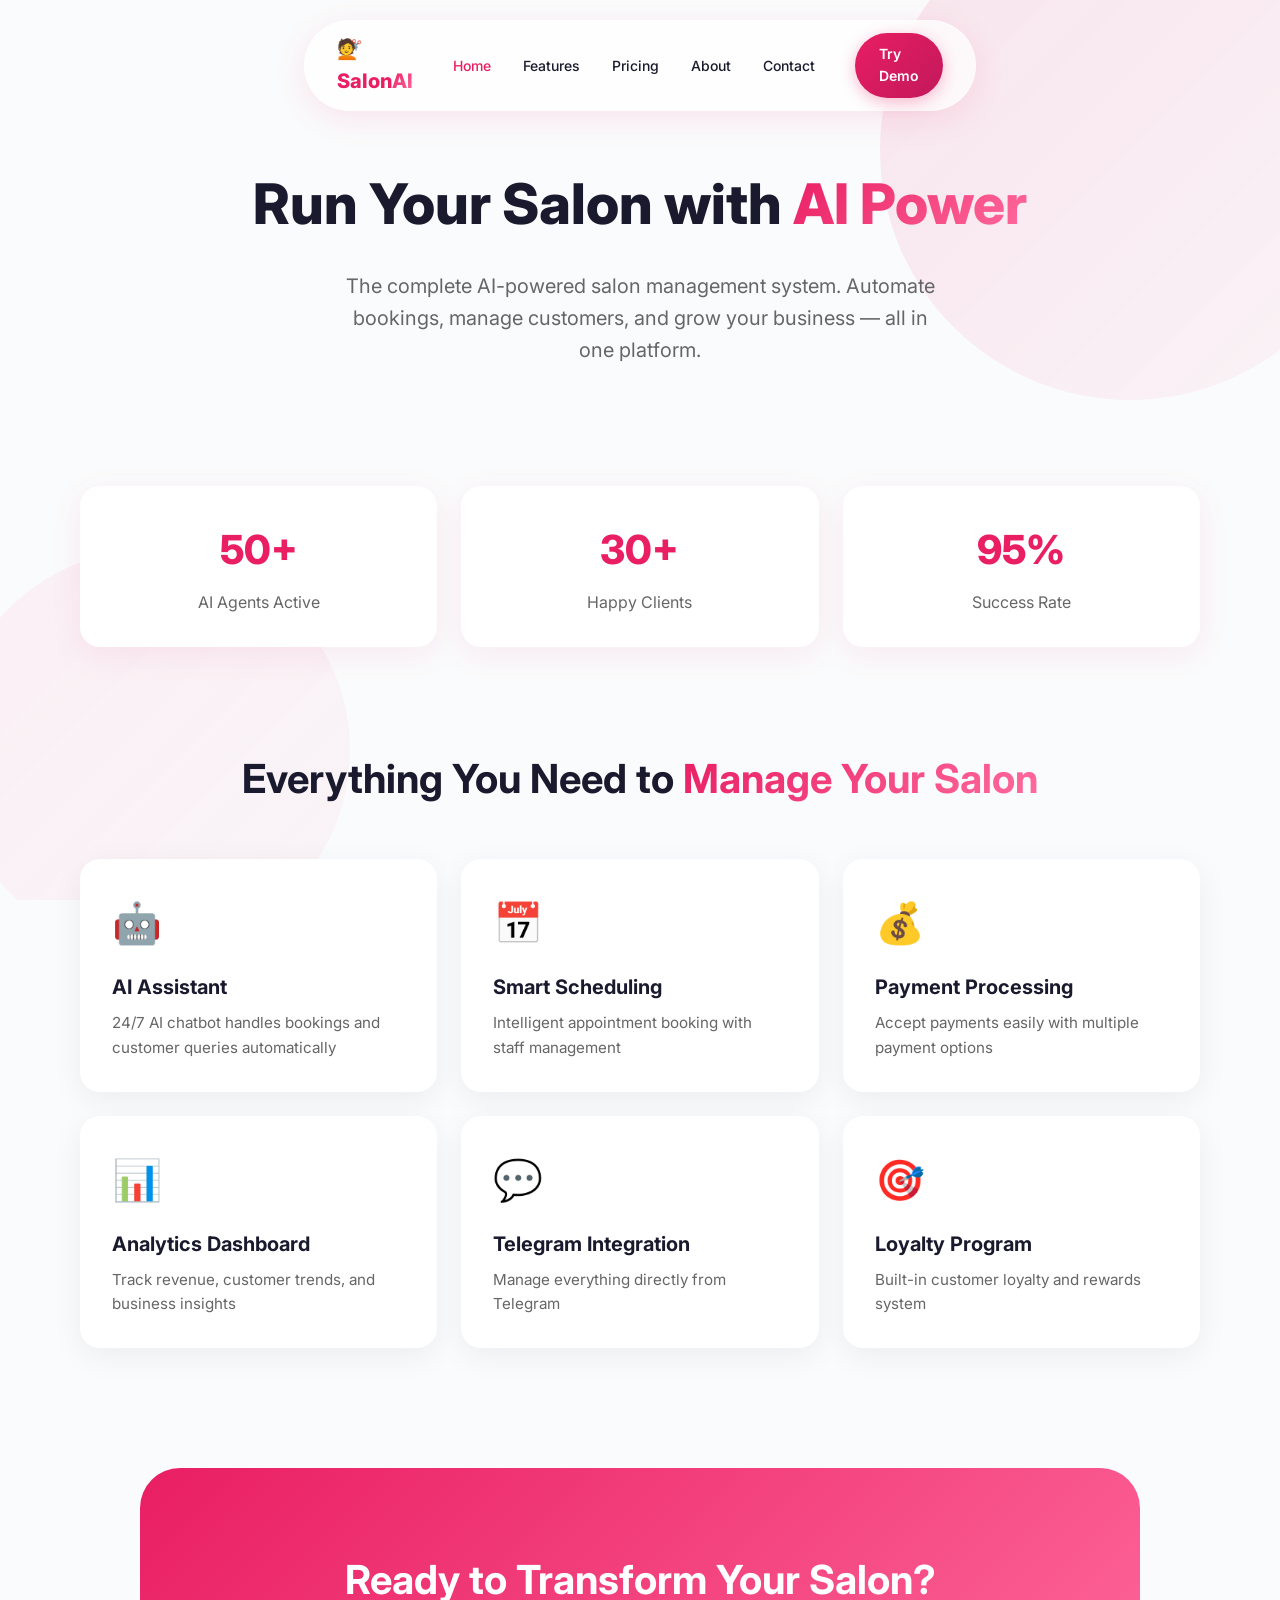
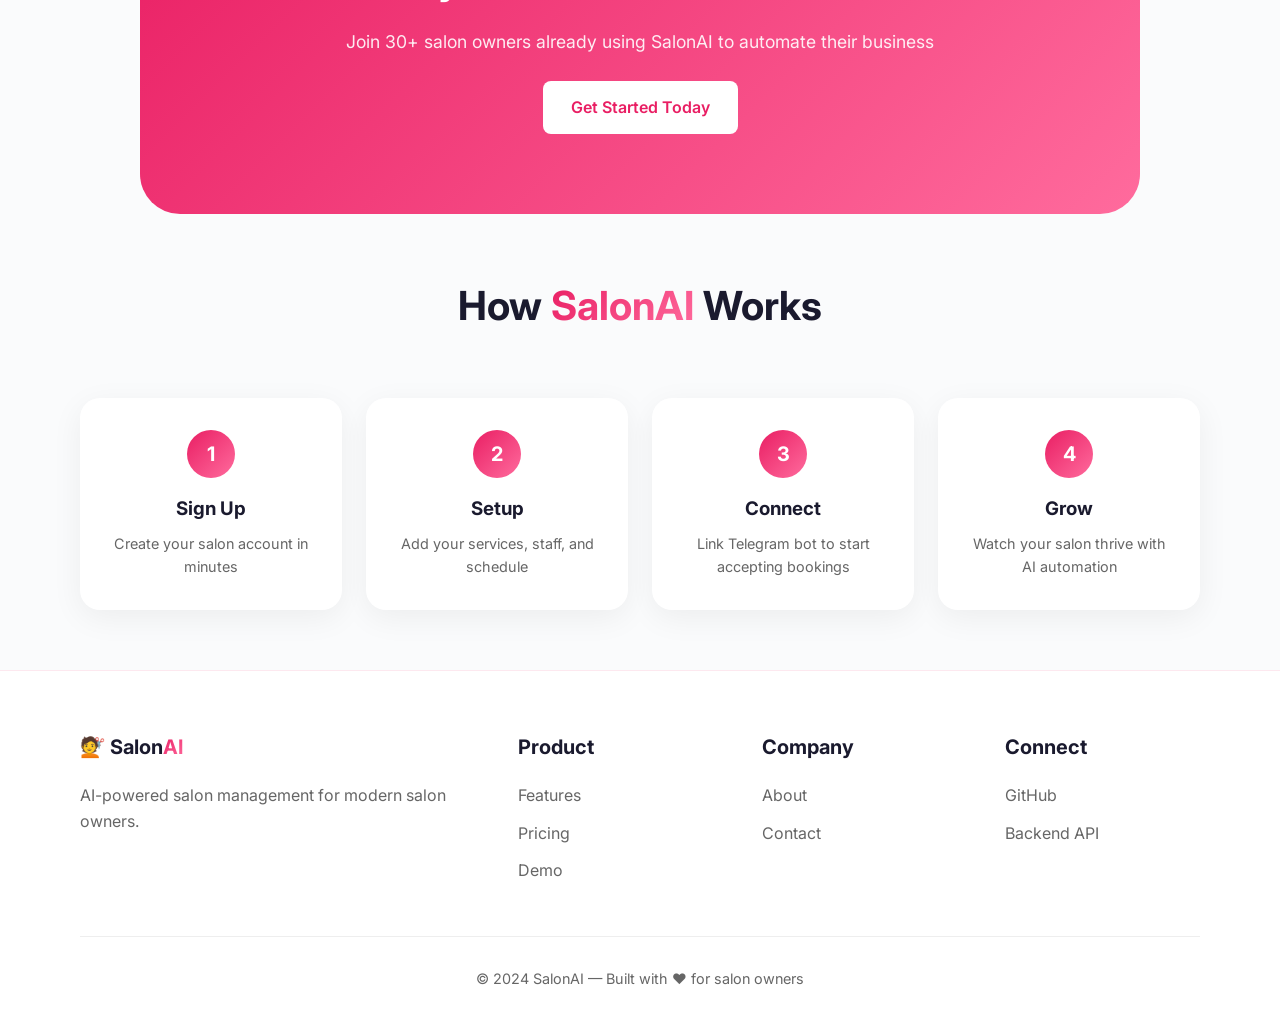
<file: public/index.html>
<!DOCTYPE html>
<html lang="en">
<head>
    <meta charset="UTF-8">
    <meta name="viewport" content="width=device-width, initial-scale=1.0">
    <title>SalonAI - AI-Powered Salon Management</title>
    <link href="https://fonts.googleapis.com/css2?family=Inter:wght@300;400;500;600;700;800&display=swap" rel="stylesheet">
    <style>
        :root {
            --primary: #E91E63;
            --primary-light: #F48FB1;
            --primary-dark: #C2185B;
            --accent: #FF6B9D;
            --bg: #fafbfc;
            --glass-bg: rgba(255, 255, 255, 0.7);
            --glass-border: rgba(255, 255, 255, 0.3);
            --text: #1a1a2e;
            --text-light: #666;
        }
        * { margin: 0; padding: 0; box-sizing: border-box; }
        body { font-family: 'Inter', sans-serif; background: var(--bg); color: var(--text); line-height: 1.6; }
        
        /* Animated Background */
        .bg-animation { position: fixed; top: 0; left: 0; width: 100%; height: 100%; z-index: -1; overflow: hidden; }
        .bg-animation::before {
            content: '';
            position: absolute;
            width: 500px; height: 500px;
            background: linear-gradient(135deg, rgba(233, 30, 99, 0.1), rgba(255, 107, 157, 0.05));
            border-radius: 50%;
            top: -100px; right: -100px;
            animation: float 15s ease-in-out infinite;
        }
        .bg-animation::after {
            content: '';
            position: absolute;
            width: 400px; height: 400px;
            background: linear-gradient(135deg, rgba(255, 107, 157, 0.08), rgba(233, 30, 99, 0.03));
            border-radius: 50%;
            bottom: -50px; left: -50px;
            animation: float 12s ease-in-out infinite reverse;
        }
        @keyframes float {
            0%, 100% { transform: translate(0, 0) scale(1); }
            50% { transform: translate(30px, 30px) scale(1.1); }
        }

        /* Navigation */
        nav {
            position: fixed;
            top: 20px; left: 50%; transform: translateX(-50%);
            background: var(--glass-bg);
            backdrop-filter: blur(20px);
            -webkit-backdrop-filter: blur(20px);
            border: 1px solid var(--glass-border);
            border-radius: 100px;
            padding: 12px 32px;
            display: flex; align-items: center; gap: 40px;
            z-index: 1000;
            box-shadow: 0 8px 32px rgba(233, 30, 99, 0.1);
        }
        .logo { font-weight: 800; font-size: 20px; color: var(--primary); text-decoration: none; }
        .logo span { background: linear-gradient(135deg, var(--primary), var(--accent)); -webkit-background-clip: text; -webkit-text-fill-color: transparent; }
        .nav-links { display: flex; gap: 32px; list-style: none; }
        .nav-links a { text-decoration: none; color: var(--text); font-weight: 500; font-size: 14px; transition: color 0.3s; }
        .nav-links a:hover, .nav-links a.active { color: var(--primary); }
        .nav-cta {
            background: linear-gradient(135deg, var(--primary), var(--primary-dark));
            color: white; padding: 10px 24px; border-radius: 100px;
            text-decoration: none; font-weight: 600; font-size: 14px;
            box-shadow: 0 4px 15px rgba(233, 30, 99, 0.3);
        }

        /* Container */
        .container { max-width: 1200px; margin: 0 auto; padding: 0 40px; }
        
        /* Hero */
        .page-header { padding: 160px 40px 80px; text-align: center; }
        .page-header h1 { font-size: 3.5rem; font-weight: 800; margin-bottom: 20px; }
        .page-header h1 span { background: linear-gradient(135deg, var(--primary), var(--accent)); -webkit-background-clip: text; -webkit-text-fill-color: transparent; }
        .page-header p { font-size: 1.25rem; color: var(--text-light); max-width: 600px; margin: 0 auto; }

        /* Buttons */
        .btn {
            display: inline-block; padding: 14px 28px; border-radius: 8px;
            text-decoration: none; font-weight: 600; transition: all 0.3s;
        }
        .btn-primary {
            background: linear-gradient(135deg, var(--primary), var(--primary-dark));
            color: white; box-shadow: 0 4px 15px rgba(233, 30, 99, 0.3);
        }
        .btn-primary:hover { transform: translateY(-2px); box-shadow: 0 8px 25px rgba(233, 30, 99, 0.4); }
        .btn-secondary { background: white; color: var(--primary); border: 2px solid var(--primary); }
        .btn-secondary:hover { background: var(--primary); color: white; }

        /* Stats */
        .stats-grid { display: grid; grid-template-columns: repeat(3, 1fr); gap: 24px; margin: 40px 0; }
        .stat-card { background: white; padding: 32px; border-radius: 20px; text-align: center; box-shadow: 0 8px 32px rgba(233, 30, 99, 0.08); }
        .stat-card h3 { font-size: 2.5rem; font-weight: 800; color: var(--primary); margin-bottom: 8px; }
        .stat-card p { color: var(--text-light); }

        /* Features Grid */
        .features-section { padding: 60px 0; }
        .section-title { text-align: center; font-size: 2.5rem; font-weight: 700; margin-bottom: 48px; }
        .section-title span { background: linear-gradient(135deg, var(--primary), var(--accent)); -webkit-background-clip: text; -webkit-text-fill-color: transparent; }
        .features-grid { display: grid; grid-template-columns: repeat(3, 1fr); gap: 24px; }
        .feature-card { background: white; padding: 32px; border-radius: 20px; box-shadow: 0 8px 32px rgba(0,0,0,0.06); transition: transform 0.3s, box-shadow 0.3s; }
        .feature-card:hover { transform: translateY(-8px); box-shadow: 0 16px 48px rgba(233, 30, 99, 0.15); }
        .feature-icon { font-size: 2.5rem; margin-bottom: 16px; }
        .feature-card h3 { font-size: 1.25rem; font-weight: 700; margin-bottom: 8px; }
        .feature-card p { color: var(--text-light); font-size: 0.95rem; }

        /* CTA Section */
        .cta-section { padding: 80px 40px; background: linear-gradient(135deg, var(--primary), var(--accent)); text-align: center; border-radius: 40px; margin: 60px auto; max-width: 1000px; }
        .cta-section h2 { color: white; font-size: 2.5rem; margin-bottom: 16px; }
        .cta-section p { color: rgba(255,255,255,0.9); font-size: 1.1rem; margin-bottom: 24px; }
        .cta-section .btn-white { background: white; color: var(--primary); }

        /* Steps */
        .steps-grid { display: grid; grid-template-columns: repeat(4, 1fr); gap: 24px; margin: 60px 0; }
        .step-card { background: white; padding: 32px; border-radius: 20px; text-align: center; box-shadow: 0 8px 32px rgba(0,0,0,0.06); }
        .step-number { width: 48px; height: 48px; background: linear-gradient(135deg, var(--primary), var(--accent)); color: white; border-radius: 50%; display: flex; align-items: center; justify-content: center; font-size: 1.25rem; font-weight: 700; margin: 0 auto 16px; }
        .step-card h3 { margin-bottom: 8px; }
        .step-card p { color: var(--text-light); font-size: 0.9rem; }

        /* Footer */
        footer { padding: 60px 40px 30px; background: white; border-top: 1px solid rgba(233, 30, 99, 0.1); }
        .footer-grid { display: grid; grid-template-columns: 2fr 1fr 1fr 1fr; gap: 48px; margin-bottom: 40px; }
        .footer-col h4 { font-size: 1.25rem; font-weight: 700; margin-bottom: 20px; }
        .footer-col h4 span { background: linear-gradient(135deg, var(--primary), var(--accent)); -webkit-background-clip: text; -webkit-text-fill-color: transparent; }
        .footer-col p { color: var(--text-light); margin-bottom: 12px; }
        .footer-col a { display: block; color: var(--text-light); text-decoration: none; margin-bottom: 12px; transition: color 0.3s; }
        .footer-col a:hover { color: var(--primary); }
        .footer-bottom { border-top: 1px solid #eee; padding-top: 30px; text-align: center; }
        .footer-bottom p { color: var(--text-light); font-size: 0.9rem; }

        /* Responsive */
        @media (max-width: 768px) {
            nav { width: calc(100% - 32px); padding: 12px 20px; gap: 16px; }
            .nav-links { display: none; }
            .page-header h1 { font-size: 2.25rem; }
            .stats-grid, .features-grid, .steps-grid { grid-template-columns: 1fr; }
            .footer-grid { grid-template-columns: 1fr; }
            .container { padding: 0 20px; }
        }
    </style>
</head>
<body>
    <div class="bg-animation"></div>

    <nav>
        <a href="index.html" class="logo">💇 Salon<span>AI</span></a>
        <ul class="nav-links">
            <li><a href="index.html" class="active">Home</a></li>
            <li><a href="features.html">Features</a></li>
            <li><a href="pricing.html">Pricing</a></li>
            <li><a href="about.html">About</a></li>
            <li><a href="contact.html">Contact</a></li>
        </ul>
        <a href="./demo.html" class="nav-cta">Try Demo</a>
    </nav>

    <div class="container">
        <div class="page-header">
            <h1>Run Your Salon with <span>AI Power</span></h1>
            <p>The complete AI-powered salon management system. Automate bookings, manage customers, and grow your business — all in one platform.</p>
        </div>

        <div class="stats-grid">
            <div class="stat-card">
                <h3>50+</h3>
                <p>AI Agents Active</p>
            </div>
            <div class="stat-card">
                <h3>30+</h3>
                <p>Happy Clients</p>
            </div>
            <div class="stat-card">
                <h3>95%</h3>
                <p>Success Rate</p>
            </div>
        </div>

        <div class="features-section">
            <h2 class="section-title">Everything You Need to <span>Manage Your Salon</span></h2>
            <div class="features-grid">
                <div class="feature-card">
                    <div class="feature-icon">🤖</div>
                    <h3>AI Assistant</h3>
                    <p>24/7 AI chatbot handles bookings and customer queries automatically</p>
                </div>
                <div class="feature-card">
                    <div class="feature-icon">📅</div>
                    <h3>Smart Scheduling</h3>
                    <p>Intelligent appointment booking with staff management</p>
                </div>
                <div class="feature-card">
                    <div class="feature-icon">💰</div>
                    <h3>Payment Processing</h3>
                    <p>Accept payments easily with multiple payment options</p>
                </div>
                <div class="feature-card">
                    <div class="feature-icon">📊</div>
                    <h3>Analytics Dashboard</h3>
                    <p>Track revenue, customer trends, and business insights</p>
                </div>
                <div class="feature-card">
                    <div class="feature-icon">💬</div>
                    <h3>Telegram Integration</h3>
                    <p>Manage everything directly from Telegram</p>
                </div>
                <div class="feature-card">
                    <div class="feature-icon">🎯</div>
                    <h3>Loyalty Program</h3>
                    <p>Built-in customer loyalty and rewards system</p>
                </div>
            </div>
        </div>

        <div class="cta-section">
            <h2>Ready to Transform Your Salon?</h2>
            <p>Join 30+ salon owners already using SalonAI to automate their business</p>
            <a href="./contact.html" class="btn btn-white">Get Started Today</a>
        </div>

        <h2 class="section-title">How <span>SalonAI</span> Works</h2>
        <div class="steps-grid">
            <div class="step-card">
                <div class="step-number">1</div>
                <h3>Sign Up</h3>
                <p>Create your salon account in minutes</p>
            </div>
            <div class="step-card">
                <div class="step-number">2</div>
                <h3>Setup</h3>
                <p>Add your services, staff, and schedule</p>
            </div>
            <div class="step-card">
                <div class="step-number">3</div>
                <h3>Connect</h3>
                <p>Link Telegram bot to start accepting bookings</p>
            </div>
            <div class="step-card">
                <div class="step-number">4</div>
                <h3>Grow</h3>
                <p>Watch your salon thrive with AI automation</p>
            </div>
        </div>
    </div>

    <footer>
        <div class="container">
            <div class="footer-grid">
                <div class="footer-col">
                    <h4>💇 Salon<span>AI</span></h4>
                    <p>AI-powered salon management for modern salon owners.</p>
                </div>
                <div class="footer-col">
                    <h4>Product</h4>
                    <a href="features.html">Features</a>
                    <a href="pricing.html">Pricing</a>
                    <a href="demo.html">Demo</a>
                </div>
                <div class="footer-col">
                    <h4>Company</h4>
                    <a href="about.html">About</a>
                    <a href="contact.html">Contact</a>
                </div>
                <div class="footer-col">
                    <h4>Connect</h4>
                    <a href="https://github.com/YasirAhmedGHauri/salonai-website">GitHub</a>
                    <a href="https://github.com/YasirAhmedGHauri/salonai-backend">Backend API</a>
                </div>
            </div>
            <div class="footer-bottom">
                <p>© 2024 SalonAI — Built with ❤️ for salon owners</p>
            </div>
        </div>
    </footer>
</body>
</html>
</file>
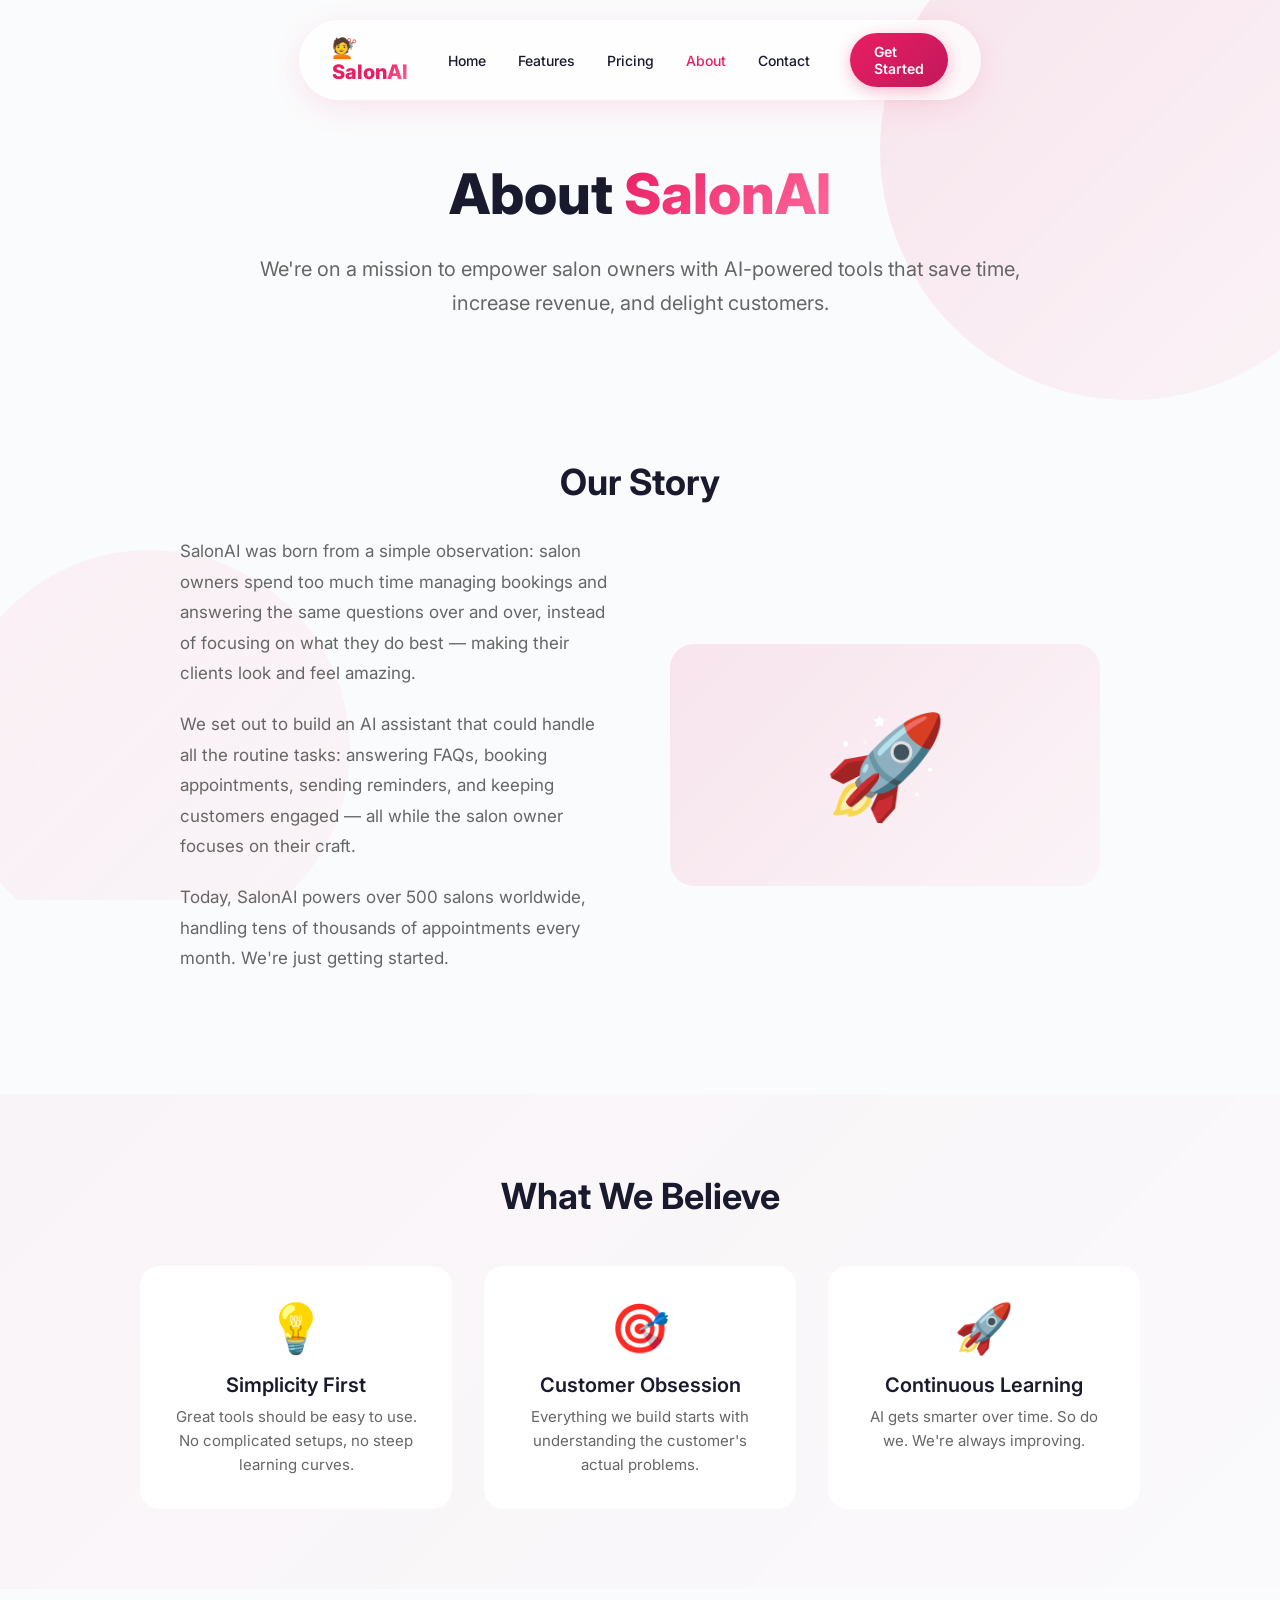
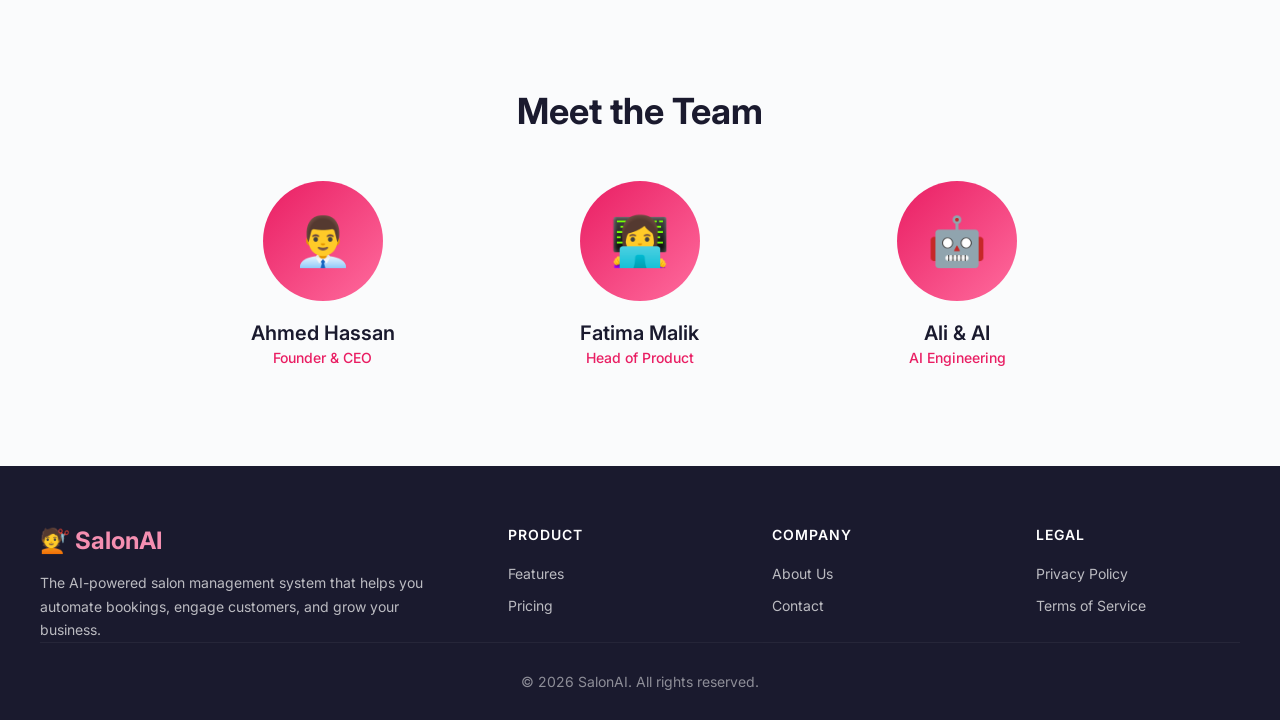
<file: public/about.html>
<!DOCTYPE html>
<html lang="en">
<head>
    <meta charset="UTF-8">
    <meta name="viewport" content="width=device-width, initial-scale=1.0">
    <title>About Us - SalonAI</title>
    <link href="https://fonts.googleapis.com/css2?family=Inter:wght@300;400;500;600;700;800&display=swap" rel="stylesheet">
    <style>
        * { margin: 0; padding: 0; box-sizing: border-box; }
        :root {
            --primary: #E91E63;
            --primary-light: #F48FB1;
            --primary-dark: #C2185B;
            --accent: #FF6B9D;
            --bg: #fafbfc;
            --glass-bg: rgba(255, 255, 255, 0.7);
            --glass-border: rgba(255, 255, 255, 0.3);
            --text: #1a1a2e;
            --text-light: #666;
        }
        body { font-family: 'Inter', sans-serif; background: var(--bg); color: var(--text); }
        .bg-animation { position: fixed; top: 0; left: 0; width: 100%; height: 100%; z-index: -1; overflow: hidden; }
        .bg-animation::before { content: ''; position: absolute; width: 500px; height: 500px; background: linear-gradient(135deg, rgba(233, 30, 99, 0.1), rgba(255, 107, 157, 0.05)); border-radius: 50%; top: -100px; right: -100px; animation: float 15s ease-in-out infinite; }
        .bg-animation::after { content: ''; position: absolute; width: 400px; height: 400px; background: linear-gradient(135deg, rgba(255, 107, 157, 0.08), rgba(233, 30, 99, 0.03)); border-radius: 50%; bottom: -50px; left: -50px; animation: float 12s ease-in-out infinite reverse; }
        @keyframes float { 0%, 100% { transform: translate(0, 0) scale(1); } 50% { transform: translate(30px, 30px) scale(1.1); } }
        nav { position: fixed; top: 20px; left: 50%; transform: translateX(-50%); background: var(--glass-bg); backdrop-filter: blur(20px); -webkit-backdrop-filter: blur(20px); border: 1px solid var(--glass-border); border-radius: 100px; padding: 12px 32px; display: flex; align-items: center; gap: 40px; z-index: 1000; box-shadow: 0 8px 32px rgba(233, 30, 99, 0.1); }
        .logo { font-weight: 800; font-size: 20px; color: var(--primary); text-decoration: none; }
        .logo span { background: linear-gradient(135deg, var(--primary), var(--accent)); -webkit-background-clip: text; -webkit-text-fill-color: transparent; }
        .nav-links { display: flex; gap: 32px; list-style: none; }
        .nav-links a { text-decoration: none; color: var(--text); font-weight: 500; font-size: 14px; transition: color 0.3s; }
        .nav-links a:hover, .nav-links a.active { color: var(--primary); }
        .nav-cta { background: linear-gradient(135deg, var(--primary), var(--primary-dark)); color: white; padding: 10px 24px; border-radius: 100px; text-decoration: none; font-weight: 600; font-size: 14px; box-shadow: 0 4px 15px rgba(233, 30, 99, 0.3); }
        .page-header { padding: 160px 40px 80px; text-align: center; max-width: 900px; margin: 0 auto; }
        .page-header h1 { font-size: 56px; font-weight: 800; margin-bottom: 24px; }
        .page-header h1 span { background: linear-gradient(135deg, var(--primary), var(--accent)); -webkit-background-clip: text; -webkit-text-fill-color: transparent; }
        .page-header p { font-size: 20px; color: var(--text-light); line-height: 1.7; }
        .story-section { padding: 60px 40px 100px; max-width: 1000px; margin: 0 auto; }
        .story-section h2 { font-size: 36px; font-weight: 700; margin-bottom: 32px; text-align: center; }
        .story-content { display: grid; grid-template-columns: 1fr 1fr; gap: 60px; align-items: center; }
        .story-text p { font-size: 17px; color: var(--text-light); line-height: 1.8; margin-bottom: 20px; }
        .story-visual { background: linear-gradient(135deg, rgba(233, 30, 99, 0.1), rgba(255, 107, 157, 0.05)); border-radius: 24px; padding: 60px; text-align: center; font-size: 100px; }
        .values-section { padding: 80px 40px; background: linear-gradient(135deg, rgba(233, 30, 99, 0.03), rgba(255, 107, 157, 0.01)); }
        .values-section h2 { font-size: 36px; font-weight: 700; margin-bottom: 48px; text-align: center; }
        .values-grid { display: grid; grid-template-columns: repeat(3, 1fr); gap: 32px; max-width: 1000px; margin: 0 auto; }
        .value-card { background: white; border-radius: 20px; padding: 32px; text-align: center; }
        .value-icon { font-size: 48px; margin-bottom: 16px; }
        .value-card h3 { font-size: 20px; font-weight: 600; margin-bottom: 8px; }
        .value-card p { color: var(--text-light); font-size: 15px; line-height: 1.6; }
        .team-section { padding: 100px 40px; max-width: 1000px; margin: 0 auto; }
        .team-section h2 { font-size: 36px; font-weight: 700; margin-bottom: 48px; text-align: center; }
        .team-grid { display: grid; grid-template-columns: repeat(3, 1fr); gap: 32px; }
        .team-card { text-align: center; }
        .team-avatar { width: 120px; height: 120px; background: linear-gradient(135deg, var(--primary), var(--accent)); border-radius: 50%; margin: 0 auto 20px; display: flex; align-items: center; justify-content: center; font-size: 48px; color: white; font-weight: 700; }
        .team-card h3 { font-size: 20px; font-weight: 600; margin-bottom: 4px; }
        .team-card p { color: var(--primary); font-size: 14px; font-weight: 500; }
        footer { background: #1a1a2e; color: white; padding: 60px 40px 30px; }
        .footer-content { max-width: 1200px; margin: 0 auto; display: grid; grid-template-columns: 2fr 1fr 1fr 1fr; gap: 60px; }
        .footer-brand h3 { font-size: 24px; font-weight: 700; margin-bottom: 16px; color: var(--primary-light); }
        .footer-brand p { font-size: 14px; opacity: 0.7; line-height: 1.7; }
        .footer-links h4 { font-size: 14px; font-weight: 600; margin-bottom: 20px; text-transform: uppercase; letter-spacing: 1px; }
        .footer-links ul { list-style: none; }
        .footer-links li { margin-bottom: 12px; }
        .footer-links a { color: white; text-decoration: none; font-size: 14px; opacity: 0.7; }
        .footer-links a:hover { opacity: 1; }
        .footer-bottom { max-width: 1200px; margin: 0 auto; padding-top: 30px; border-top: 1px solid rgba(255, 255, 255, 0.1); text-align: center; font-size: 14px; opacity: 0.5; }
        @media (max-width: 768px) { .story-content, .values-grid, .team-grid { grid-template-columns: 1fr; } nav { padding: 10px 20px; gap: 16px; } .nav-links { display: none; } .page-header h1 { font-size: 36px; } .footer-content { grid-template-columns: 1fr; gap: 40px; } }
    </style>
</head>
<body>
    <div class="bg-animation"></div>
    
    <nav>
        <a href="index.html" class="logo">💇 Salon<span>AI</span></a>
        <ul class="nav-links">
            <li><a href="index.html">Home</a></li>
            <li><a href="features.html">Features</a></li>
            <li><a href="pricing.html">Pricing</a></li>
            <li><a href="about.html" class="active">About</a></li>
            <li><a href="contact.html">Contact</a></li>
        </ul>
        <a href="contact.html" class="nav-cta">Get Started</a>
    </nav>
    
    <section class="page-header">
        <h1>About <span>SalonAI</span></h1>
        <p>We're on a mission to empower salon owners with AI-powered tools that save time, increase revenue, and delight customers.</p>
    </section>
    
    <section class="story-section">
        <h2>Our Story</h2>
        <div class="story-content">
            <div class="story-text">
                <p>SalonAI was born from a simple observation: salon owners spend too much time managing bookings and answering the same questions over and over, instead of focusing on what they do best — making their clients look and feel amazing.</p>
                <p>We set out to build an AI assistant that could handle all the routine tasks: answering FAQs, booking appointments, sending reminders, and keeping customers engaged — all while the salon owner focuses on their craft.</p>
                <p>Today, SalonAI powers over 500 salons worldwide, handling tens of thousands of appointments every month. We're just getting started.</p>
            </div>
            <div class="story-visual">🚀</div>
        </div>
    </section>
    
    <section class="values-section">
        <h2>What We Believe</h2>
        <div class="values-grid">
            <div class="value-card">
                <div class="value-icon">💡</div>
                <h3>Simplicity First</h3>
                <p>Great tools should be easy to use. No complicated setups, no steep learning curves.</p>
            </div>
            <div class="value-card">
                <div class="value-icon">🎯</div>
                <h3>Customer Obsession</h3>
                <p>Everything we build starts with understanding the customer's actual problems.</p>
            </div>
            <div class="value-card">
                <div class="value-icon">🚀</div>
                <h3>Continuous Learning</h3>
                <p>AI gets smarter over time. So do we. We're always improving.</p>
            </div>
        </div>
    </section>
    
    <section class="team-section">
        <h2>Meet the Team</h2>
        <div class="team-grid">
            <div class="team-card">
                <div class="team-avatar">👨‍💼</div>
                <h3>Ahmed Hassan</h3>
                <p>Founder & CEO</p>
            </div>
            <div class="team-card">
                <div class="team-avatar">👩‍💻</div>
                <h3>Fatima Malik</h3>
                <p>Head of Product</p>
            </div>
            <div class="team-card">
                <div class="team-avatar">🤖</div>
                <h3>Ali & AI</h3>
                <p>AI Engineering</p>
            </div>
        </div>
    </section>
    
    <footer>
        <div class="footer-content">
            <div class="footer-brand">
                <h3>💇 SalonAI</h3>
                <p>The AI-powered salon management system that helps you automate bookings, engage customers, and grow your business.</p>
            </div>
            <div class="footer-links">
                <h4>Product</h4>
                <ul>
                    <li><a href="features.html">Features</a></li>
                    <li><a href="pricing.html">Pricing</a></li>
                </ul>
            </div>
            <div class="footer-links">
                <h4>Company</h4>
                <ul>
                    <li><a href="about.html">About Us</a></li>
                    <li><a href="contact.html">Contact</a></li>
                </ul>
            </div>
            <div class="footer-links">
                <h4>Legal</h4>
                <ul>
                    <li><a href="#">Privacy Policy</a></li>
                    <li><a href="#">Terms of Service</a></li>
                </ul>
            </div>
        </div>
        <div class="footer-bottom">© 2026 SalonAI. All rights reserved.</div>
    </footer>
</body>
</html>
</file>
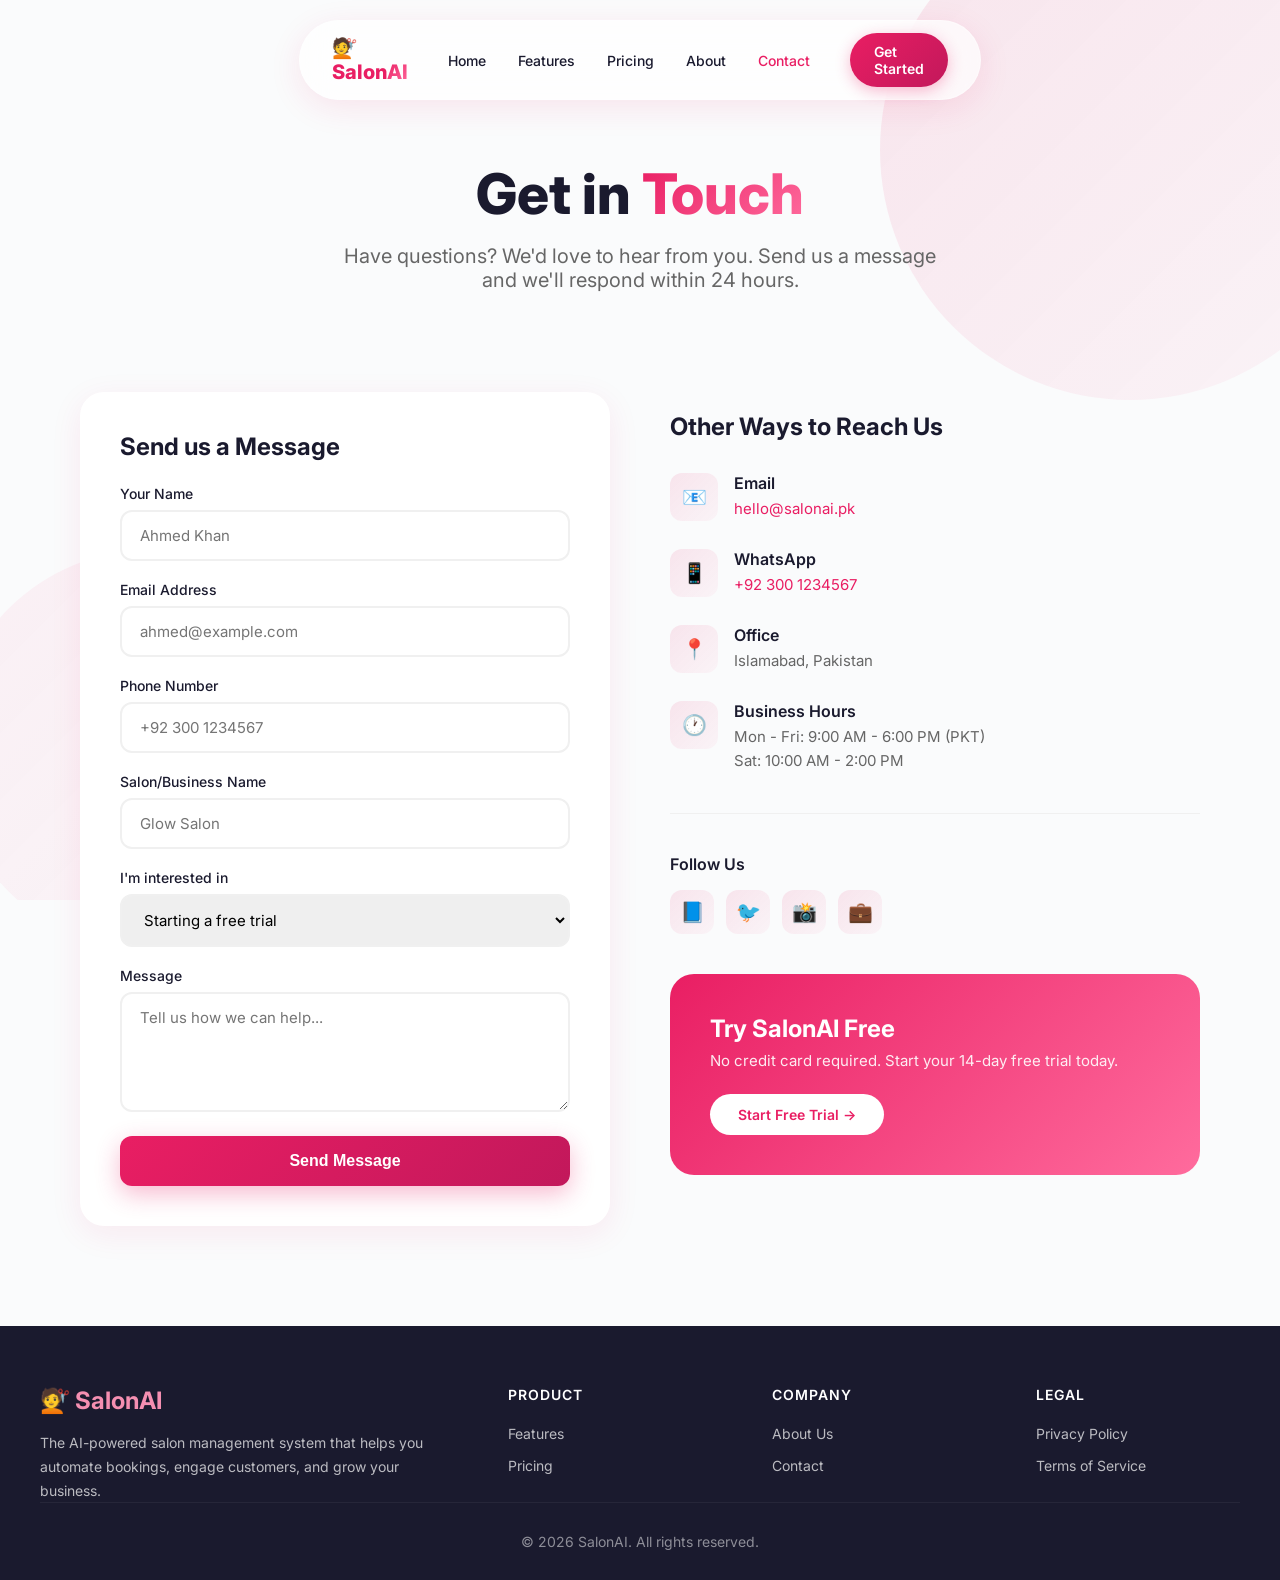
<file: public/contact.html>
<!DOCTYPE html>
<html lang="en">
<head>
    <meta charset="UTF-8">
    <meta name="viewport" content="width=device-width, initial-scale=1.0">
    <title>Contact Us - SalonAI</title>
    <link href="https://fonts.googleapis.com/css2?family=Inter:wght@300;400;500;600;700;800&display=swap" rel="stylesheet">
    <style>
        * { margin: 0; padding: 0; box-sizing: border-box; }
        :root {
            --primary: #E91E63;
            --primary-light: #F48FB1;
            --primary-dark: #C2185B;
            --accent: #FF6B9D;
            --bg: #fafbfc;
            --glass-bg: rgba(255, 255, 255, 0.7);
            --glass-border: rgba(255, 255, 255, 0.3);
            --text: #1a1a2e;
            --text-light: #666;
        }
        body { font-family: 'Inter', sans-serif; background: var(--bg); color: var(--text); }
        .bg-animation { position: fixed; top: 0; left: 0; width: 100%; height: 100%; z-index: -1; overflow: hidden; }
        .bg-animation::before { content: ''; position: absolute; width: 500px; height: 500px; background: linear-gradient(135deg, rgba(233, 30, 99, 0.1), rgba(255, 107, 157, 0.05)); border-radius: 50%; top: -100px; right: -100px; animation: float 15s ease-in-out infinite; }
        .bg-animation::after { content: ''; position: absolute; width: 400px; height: 400px; background: linear-gradient(135deg, rgba(255, 107, 157, 0.08), rgba(233, 30, 99, 0.03)); border-radius: 50%; bottom: -50px; left: -50px; animation: float 12s ease-in-out infinite reverse; }
        @keyframes float { 0%, 100% { transform: translate(0, 0) scale(1); } 50% { transform: translate(30px, 30px) scale(1.1); } }
        nav { position: fixed; top: 20px; left: 50%; transform: translateX(-50%); background: var(--glass-bg); backdrop-filter: blur(20px); -webkit-backdrop-filter: blur(20px); border: 1px solid var(--glass-border); border-radius: 100px; padding: 12px 32px; display: flex; align-items: center; gap: 40px; z-index: 1000; box-shadow: 0 8px 32px rgba(233, 30, 99, 0.1); }
        .logo { font-weight: 800; font-size: 20px; color: var(--primary); text-decoration: none; }
        .logo span { background: linear-gradient(135deg, var(--primary), var(--accent)); -webkit-background-clip: text; -webkit-text-fill-color: transparent; }
        .nav-links { display: flex; gap: 32px; list-style: none; }
        .nav-links a { text-decoration: none; color: var(--text); font-weight: 500; font-size: 14px; transition: color 0.3s; }
        .nav-links a:hover, .nav-links a.active { color: var(--primary); }
        .nav-cta { background: linear-gradient(135deg, var(--primary), var(--primary-dark)); color: white; padding: 10px 24px; border-radius: 100px; text-decoration: none; font-weight: 600; font-size: 14px; box-shadow: 0 4px 15px rgba(233, 30, 99, 0.3); }
        .page-header { padding: 160px 40px 60px; text-align: center; }
        .page-header h1 { font-size: 56px; font-weight: 800; margin-bottom: 16px; }
        .page-header h1 span { background: linear-gradient(135deg, var(--primary), var(--accent)); -webkit-background-clip: text; -webkit-text-fill-color: transparent; }
        .page-header p { font-size: 20px; color: var(--text-light); max-width: 600px; margin: 0 auto; }
        .contact-section { padding: 40px 40px 100px; max-width: 1200px; margin: 0 auto; }
        .contact-grid { display: grid; grid-template-columns: 1fr 1fr; gap: 60px; }
        .contact-form { background: white; border-radius: 24px; padding: 40px; box-shadow: 0 8px 32px rgba(233, 30, 99, 0.08); }
        .contact-form h2 { font-size: 24px; font-weight: 700; margin-bottom: 24px; }
        .form-group { margin-bottom: 20px; }
        .form-group label { display: block; font-weight: 500; font-size: 14px; margin-bottom: 8px; }
        .form-group input, .form-group select, .form-group textarea { width: 100%; padding: 14px 18px; border: 2px solid #f0f0f0; border-radius: 12px; font-size: 15px; font-family: 'Inter', sans-serif; transition: border-color 0.3s; outline: none; }
        .form-group input:focus, .form-group select:focus, .form-group textarea:focus { border-color: var(--primary); }
        .form-group textarea { resize: vertical; min-height: 120px; }
        .btn-submit { width: 100%; padding: 16px; background: linear-gradient(135deg, var(--primary), var(--primary-dark)); color: white; border: none; border-radius: 12px; font-size: 16px; font-weight: 600; cursor: pointer; transition: all 0.3s; box-shadow: 0 8px 25px rgba(233, 30, 99, 0.3); }
        .btn-submit:hover { transform: translateY(-2px); box-shadow: 0 12px 35px rgba(233, 30, 99, 0.4); }
        .contact-info { padding: 20px 0; }
        .contact-info h2 { font-size: 24px; font-weight: 700; margin-bottom: 32px; }
        .info-item { display: flex; align-items: flex-start; gap: 16px; margin-bottom: 28px; }
        .info-icon { width: 48px; height: 48px; background: linear-gradient(135deg, rgba(233, 30, 99, 0.1), rgba(255, 107, 157, 0.05)); border-radius: 12px; display: flex; align-items: center; justify-content: center; font-size: 20px; flex-shrink: 0; }
        .info-content h4 { font-size: 16px; font-weight: 600; margin-bottom: 4px; }
        .info-content p { color: var(--text-light); font-size: 15px; line-height: 1.6; }
        .info-content a { color: var(--primary); text-decoration: none; }
        .info-content a:hover { text-decoration: underline; }
        .social-section { margin-top: 40px; padding-top: 40px; border-top: 1px solid #f0f0f0; }
        .social-section h4 { font-size: 16px; font-weight: 600; margin-bottom: 16px; }
        .social-links { display: flex; gap: 12px; }
        .social-link { width: 44px; height: 44px; background: linear-gradient(135deg, rgba(233, 30, 99, 0.1), rgba(255, 107, 157, 0.05)); border-radius: 12px; display: flex; align-items: center; justify-content: center; text-decoration: none; font-size: 20px; transition: all 0.3s; }
        .social-link:hover { background: var(--primary); transform: translateY(-3px); }
        .demo-section { margin-top: 40px; background: linear-gradient(135deg, var(--primary), var(--accent)); border-radius: 24px; padding: 40px; color: white; }
        .demo-section h3 { font-size: 24px; font-weight: 700; margin-bottom: 8px; }
        .demo-section p { opacity: 0.9; margin-bottom: 24px; font-size: 15px; }
        .btn-demo { display: inline-block; padding: 12px 28px; background: white; color: var(--primary); border-radius: 100px; text-decoration: none; font-weight: 600; font-size: 14px; transition: all 0.3s; }
        .btn-demo:hover { transform: translateY(-2px); box-shadow: 0 8px 20px rgba(0,0,0,0.2); }
        footer { background: #1a1a2e; color: white; padding: 60px 40px 30px; }
        .footer-content { max-width: 1200px; margin: 0 auto; display: grid; grid-template-columns: 2fr 1fr 1fr 1fr; gap: 60px; }
        .footer-brand h3 { font-size: 24px; font-weight: 700; margin-bottom: 16px; color: var(--primary-light); }
        .footer-brand p { font-size: 14px; opacity: 0.7; line-height: 1.7; }
        .footer-links h4 { font-size: 14px; font-weight: 600; margin-bottom: 20px; text-transform: uppercase; letter-spacing: 1px; }
        .footer-links ul { list-style: none; }
        .footer-links li { margin-bottom: 12px; }
        .footer-links a { color: white; text-decoration: none; font-size: 14px; opacity: 0.7; }
        .footer-links a:hover { opacity: 1; }
        .footer-bottom { max-width: 1200px; margin: 0 auto; padding-top: 30px; border-top: 1px solid rgba(255, 255, 255, 0.1); text-align: center; font-size: 14px; opacity: 0.5; }
        @media (max-width: 768px) { .contact-grid { grid-template-columns: 1fr; } nav { padding: 10px 20px; gap: 16px; } .nav-links { display: none; } .page-header h1 { font-size: 36px; } .footer-content { grid-template-columns: 1fr; gap: 40px; } }
    </style>
</head>
<body>
    <div class="bg-animation"></div>
    
    <nav>
        <a href="index.html" class="logo">💇 Salon<span>AI</span></a>
        <ul class="nav-links">
            <li><a href="index.html">Home</a></li>
            <li><a href="features.html">Features</a></li>
            <li><a href="pricing.html">Pricing</a></li>
            <li><a href="about.html">About</a></li>
            <li><a href="contact.html" class="active">Contact</a></li>
        </ul>
        <a href="contact.html" class="nav-cta">Get Started</a>
    </nav>
    
    <section class="page-header">
        <h1>Get in <span>Touch</span></h1>
        <p>Have questions? We'd love to hear from you. Send us a message and we'll respond within 24 hours.</p>
    </section>
    
    <section class="contact-section">
        <div class="contact-grid">
            <div class="contact-form">
                <h2>Send us a Message</h2>
                <form id="contactForm" onsubmit="handleSubmit(event)">
                    <div class="form-group">
                        <label for="name">Your Name</label>
                        <input type="text" id="name" name="name" placeholder="Ahmed Khan" required>
                    </div>
                    <div class="form-group">
                        <label for="email">Email Address</label>
                        <input type="email" id="email" name="email" placeholder="ahmed@example.com" required>
                    </div>
                    <div class="form-group">
                        <label for="phone">Phone Number</label>
                        <input type="tel" id="phone" name="phone" placeholder="+92 300 1234567">
                    </div>
                    <div class="form-group">
                        <label for="business">Salon/Business Name</label>
                        <input type="text" id="business" name="business" placeholder="Glow Salon">
                    </div>
                    <div class="form-group">
                        <label for="interest">I'm interested in</label>
                        <select id="interest" name="interest">
                            <option value="trial">Starting a free trial</option>
                            <option value="pricing">Learning about pricing</option>
                            <option value="demo">Scheduling a demo</option>
                            <option value="integration">Integration help</option>
                            <option value="other">Other</option>
                        </select>
                    </div>
                    <div class="form-group">
                        <label for="message">Message</label>
                        <textarea id="message" name="message" placeholder="Tell us how we can help..."></textarea>
                    </div>
                    <button type="submit" class="btn-submit">Send Message</button>
                </form>
            </div>
            
            <div class="contact-info">
                <h2>Other Ways to Reach Us</h2>
                
                <div class="info-item">
                    <div class="info-icon">📧</div>
                    <div class="info-content">
                        <h4>Email</h4>
                        <p><a href="mailto:hello@salonai.pk">hello@salonai.pk</a></p>
                    </div>
                </div>
                
                <div class="info-item">
                    <div class="info-icon">📱</div>
                    <div class="info-content">
                        <h4>WhatsApp</h4>
                        <p><a href="https://wa.me/923001234567">+92 300 1234567</a></p>
                    </div>
                </div>
                
                <div class="info-item">
                    <div class="info-icon">📍</div>
                    <div class="info-content">
                        <h4>Office</h4>
                        <p>Islamabad, Pakistan</p>
                    </div>
                </div>
                
                <div class="info-item">
                    <div class="info-icon">🕐</div>
                    <div class="info-content">
                        <h4>Business Hours</h4>
                        <p>Mon - Fri: 9:00 AM - 6:00 PM (PKT)<br>Sat: 10:00 AM - 2:00 PM</p>
                    </div>
                </div>
                
                <div class="social-section">
                    <h4>Follow Us</h4>
                    <div class="social-links">
                        <a href="#" class="social-link">📘</a>
                        <a href="#" class="social-link">🐦</a>
                        <a href="#" class="social-link">📸</a>
                        <a href="#" class="social-link">💼</a>
                    </div>
                </div>
                
                <div class="demo-section">
                    <h3>Try SalonAI Free</h3>
                    <p>No credit card required. Start your 14-day free trial today.</p>
                    <a href="#" class="btn-demo">Start Free Trial →</a>
                </div>
            </div>
        </div>
    </section>
    
    <footer>
        <div class="footer-content">
            <div class="footer-brand">
                <h3>💇 SalonAI</h3>
                <p>The AI-powered salon management system that helps you automate bookings, engage customers, and grow your business.</p>
            </div>
            <div class="footer-links">
                <h4>Product</h4>
                <ul>
                    <li><a href="features.html">Features</a></li>
                    <li><a href="pricing.html">Pricing</a></li>
                </ul>
            </div>
            <div class="footer-links">
                <h4>Company</h4>
                <ul>
                    <li><a href="about.html">About Us</a></li>
                    <li><a href="contact.html">Contact</a></li>
                </ul>
            </div>
            <div class="footer-links">
                <h4>Legal</h4>
                <ul>
                    <li><a href="#">Privacy Policy</a></li>
                    <li><a href="#">Terms of Service</a></li>
                </ul>
            </div>
        </div>
        <div class="footer-bottom">© 2026 SalonAI. All rights reserved.</div>
    </footer>
    
    <script>
        function handleSubmit(e) {
            e.preventDefault();
            const form = e.target;
            const data = {
                name: form.name.value,
                email: form.email.value,
                phone: form.phone.value,
                business: form.business.value,
                interest: form.interest.value,
                message: form.message.value
            };
            
            // Simulate submission
            alert('Thank you for your message! We will get back to you within 24 hours.');
            form.reset();
        }
    </script>
</body>
</html>
</file>
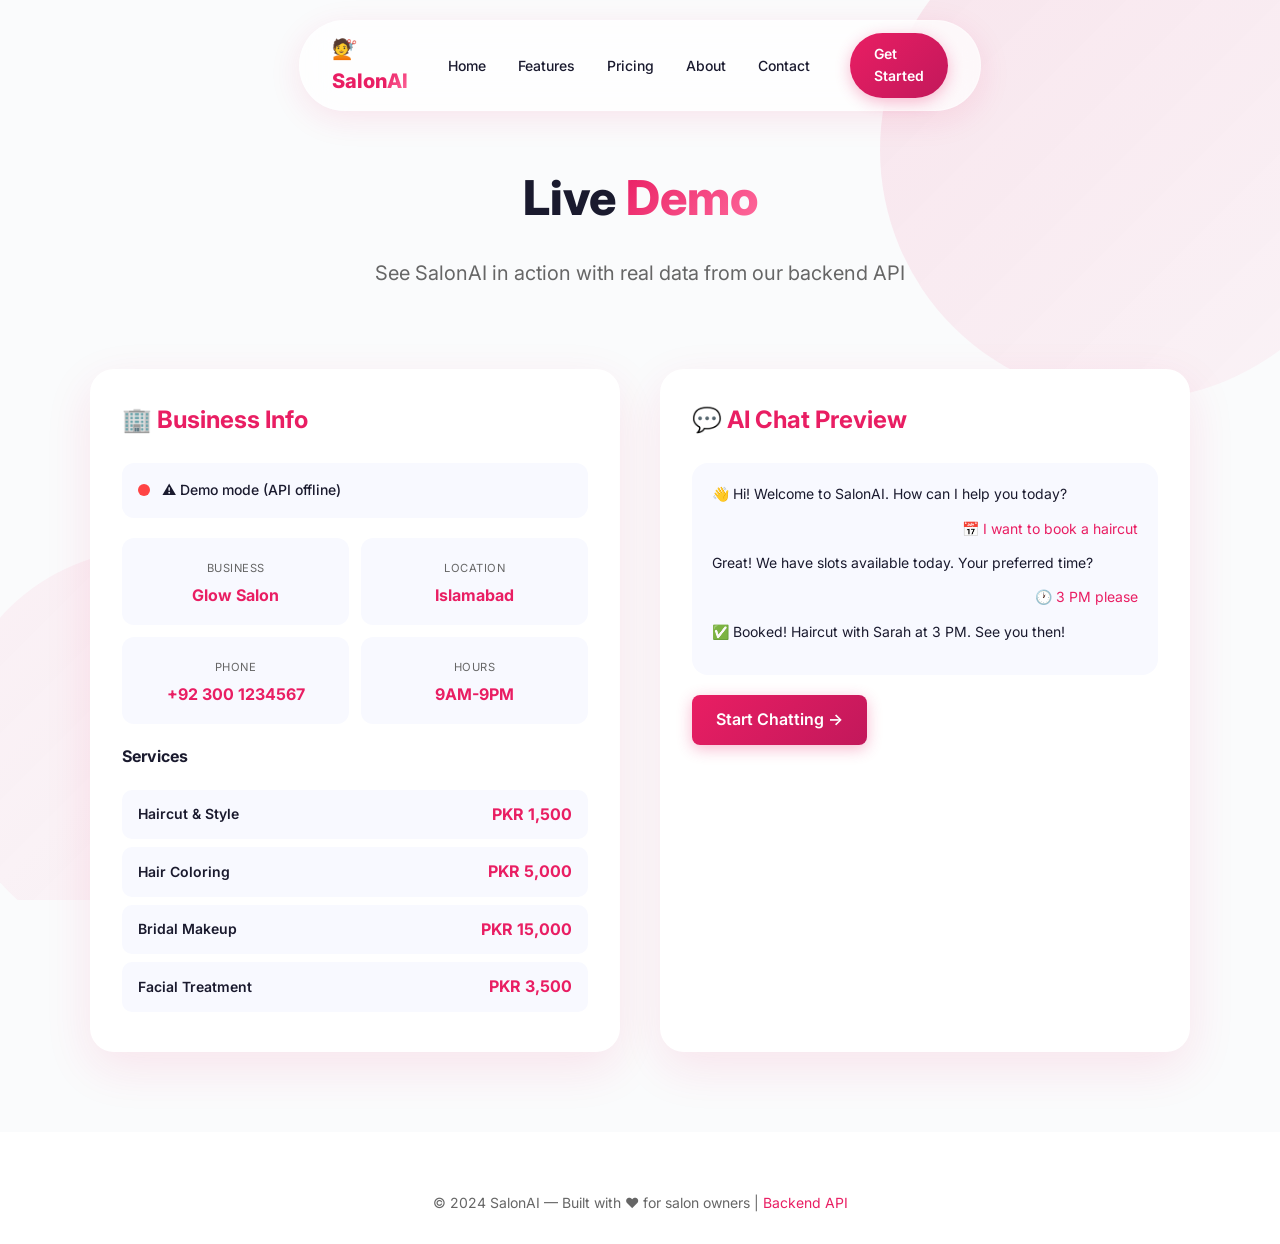
<file: public/demo.html>
<!DOCTYPE html>
<html lang="en">
<head>
    <meta charset="UTF-8">
    <meta name="viewport" content="width=device-width, initial-scale=1.0">
    <title>SalonAI - Live Demo</title>
    <link href="https://fonts.googleapis.com/css2?family=Inter:wght@300;400;500;600;700;800&display=swap" rel="stylesheet">
    <style>
        :root {
            --primary: #E91E63;
            --primary-light: #F48FB1;
            --primary-dark: #C2185B;
            --accent: #FF6B9D;
            --bg: #fafbfc;
            --glass-bg: rgba(255, 255, 255, 0.7);
            --glass-border: rgba(255, 255, 255, 0.3);
            --text: #1a1a2e;
            --text-light: #666;
        }
        * { margin: 0; padding: 0; box-sizing: border-box; }
        body { font-family: 'Inter', sans-serif; background: var(--bg); color: var(--text); line-height: 1.6; }
        
        .bg-animation { position: fixed; top: 0; left: 0; width: 100%; height: 100%; z-index: -1; overflow: hidden; }
        .bg-animation::before {
            content: '';
            position: absolute;
            width: 500px; height: 500px;
            background: linear-gradient(135deg, rgba(233, 30, 99, 0.1), rgba(255, 107, 157, 0.05));
            border-radius: 50%;
            top: -100px; right: -100px;
            animation: float 15s ease-in-out infinite;
        }
        .bg-animation::after {
            content: '';
            position: absolute;
            width: 400px; height: 400px;
            background: linear-gradient(135deg, rgba(255, 107, 157, 0.08), rgba(233, 30, 99, 0.03));
            border-radius: 50%;
            bottom: -50px; left: -50px;
            animation: float 12s ease-in-out infinite reverse;
        }
        @keyframes float {
            0%, 100% { transform: translate(0, 0) scale(1); }
            50% { transform: translate(30px, 30px) scale(1.1); }
        }

        nav {
            position: fixed;
            top: 20px; left: 50%; transform: translateX(-50%);
            background: var(--glass-bg);
            backdrop-filter: blur(20px);
            border: 1px solid var(--glass-border);
            border-radius: 100px;
            padding: 12px 32px;
            display: flex; align-items: center; gap: 40px;
            z-index: 1000;
            box-shadow: 0 8px 32px rgba(233, 30, 99, 0.1);
        }
        .logo { font-weight: 800; font-size: 20px; color: var(--primary); text-decoration: none; }
        .logo span { background: linear-gradient(135deg, var(--primary), var(--accent)); -webkit-background-clip: text; -webkit-text-fill-color: transparent; }
        .nav-links { display: flex; gap: 32px; list-style: none; }
        .nav-links a { text-decoration: none; color: var(--text); font-weight: 500; font-size: 14px; transition: color 0.3s; }
        .nav-links a:hover, .nav-links a.active { color: var(--primary); }
        .nav-cta {
            background: linear-gradient(135deg, var(--primary), var(--primary-dark));
            color: white; padding: 10px 24px; border-radius: 100px;
            text-decoration: none; font-weight: 600; font-size: 14px;
            box-shadow: 0 4px 15px rgba(233, 30, 99, 0.3);
        }

        .page-header {
            padding: 160px 40px 80px;
            text-align: center;
        }
        .page-header h1 { font-size: 3rem; font-weight: 800; margin-bottom: 20px; }
        .page-header h1 span { background: linear-gradient(135deg, var(--primary), var(--accent)); -webkit-background-clip: text; -webkit-text-fill-color: transparent; }
        .page-header p { font-size: 20px; color: var(--text-light); max-width: 600px; margin: 0 auto; }

        .container { max-width: 1200px; margin: 0 auto; padding: 0 40px; }

        /* Demo Section */
        .demo-section { padding: 0 40px 80px; }
        .demo-grid { display: grid; grid-template-columns: 1fr 1fr; gap: 40px; max-width: 1100px; margin: 0 auto; }
        
        .demo-card { background: white; border-radius: 24px; padding: 32px; box-shadow: 0 16px 48px rgba(233, 30, 99, 0.1); }
        .demo-card h2 { font-size: 1.5rem; font-weight: 700; margin-bottom: 24px; color: var(--primary); }
        
        .api-status { display: flex; align-items: center; gap: 12px; padding: 16px; background: #f8f9ff; border-radius: 12px; margin-bottom: 20px; }
        .status-dot { width: 12px; height: 12px; border-radius: 50%; }
        .status-dot.connected { background: #00ff00; box-shadow: 0 0 10px #00ff00; }
        .status-dot.disconnected { background: #ff4444; }
        .status-text { font-weight: 500; font-size: 14px; }
        
        .data-grid { display: grid; grid-template-columns: repeat(2, 1fr); gap: 12px; }
        .data-item { background: #f8f9ff; padding: 16px; border-radius: 12px; text-align: center; }
        .data-item label { font-size: 0.7rem; color: var(--text-light); text-transform: uppercase; letter-spacing: 0.5px; }
        .data-item .value { font-size: 1rem; font-weight: 700; color: var(--primary); margin-top: 4px; }
        
        .services-list { margin-top: 20px; }
        .service-item { background: #f8f9ff; padding: 12px 16px; border-radius: 10px; margin-bottom: 8px; display: flex; justify-content: space-between; align-items: center; }
        .service-name { font-weight: 600; font-size: 14px; }
        .service-price { color: var(--primary); font-weight: 700; }
        
        /* Chat Preview */
        .chat-preview { background: #f8f9ff; border-radius: 16px; padding: 20px; }
        .chat-title { font-size: 1rem; font-weight: 700; margin-bottom: 16px; }
        .chat-messages { max-height: 200px; overflow-y: auto; }
        .chat-msg { margin-bottom: 12px; font-size: 14px; }
        .chat-msg.bot { color: var(--text); }
        .chat-msg.user { color: var(--primary); text-align: right; }
        
        .btn {
            display: inline-block; padding: 12px 24px; border-radius: 8px;
            text-decoration: none; font-weight: 600; transition: all 0.3s; margin-top: 20px;
        }
        .btn-primary {
            background: linear-gradient(135deg, var(--primary), var(--primary-dark));
            color: white; box-shadow: 0 4px 15px rgba(233, 30, 99, 0.3);
        }
        .btn-primary:hover { transform: translateY(-2px); }
        .btn-secondary {
            background: white; color: var(--primary); border: 2px solid var(--primary);
        }
        .btn-secondary:hover { background: var(--primary); color: white; }

        footer { padding: 60px 40px 30px; background: white; text-align: center; }
        footer p { color: var(--text-light); font-size: 14px; }
        footer a { color: var(--primary); text-decoration: none; }

        @media (max-width: 768px) {
            nav { padding: 10px 20px; gap: 16px; }
            .nav-links { display: none; }
            .page-header h1 { font-size: 36px; }
            .demo-grid { grid-template-columns: 1fr; }
            .data-grid { grid-template-columns: 1fr; }
        }
    </style>
</head>
<body>
    <div class="bg-animation"></div>

    <nav>
        <a href="index.html" class="logo">💇 Salon<span>AI</span></a>
        <ul class="nav-links">
            <li><a href="index.html">Home</a></li>
            <li><a href="features.html">Features</a></li>
            <li><a href="pricing.html">Pricing</a></li>
            <li><a href="about.html">About</a></li>
            <li><a href="contact.html">Contact</a></li>
        </ul>
        <a href="contact.html" class="nav-cta">Get Started</a>
    </nav>

    <section class="page-header">
        <h1>Live <span>Demo</span></h1>
        <p>See SalonAI in action with real data from our backend API</p>
    </section>

    <section class="demo-section">
        <div class="demo-grid">
            <div class="demo-card">
                <h2>🏢 Business Info</h2>
                <div class="api-status">
                    <div class="status-dot" id="statusDot"></div>
                    <span class="status-text" id="statusText">Connecting...</span>
                </div>
                <div class="data-grid" id="businessInfo" style="display:none;">
                    <div class="data-item">
                        <label>Business</label>
                        <div class="value" id="businessName">-</div>
                    </div>
                    <div class="data-item">
                        <label>Location</label>
                        <div class="value" id="businessLocation">-</div>
                    </div>
                    <div class="data-item">
                        <label>Phone</label>
                        <div class="value" id="businessPhone">-</div>
                    </div>
                    <div class="data-item">
                        <label>Hours</label>
                        <div class="value">9AM-9PM</div>
                    </div>
                </div>
                <h3 style="font-size: 1rem; margin-top: 20px; margin-bottom: 12px;">Services</h3>
                <div class="services-list" id="servicesList">
                    <div class="service-item">
                        <span class="service-name">Loading services...</span>
                        <span class="service-price">-</span>
                    </div>
                </div>
            </div>

            <div class="demo-card">
                <h2>💬 AI Chat Preview</h2>
                <div class="chat-preview">
                    <div class="chat-messages">
                        <div class="chat-msg bot">👋 Hi! Welcome to SalonAI. How can I help you today?</div>
                        <div class="chat-msg user">📅 I want to book a haircut</div>
                        <div class="chat-msg bot">Great! We have slots available today. Your preferred time?</div>
                        <div class="chat-msg user">🕐 3 PM please</div>
                        <div class="chat-msg bot">✅ Booked! Haircut with Sarah at 3 PM. See you then!</div>
                    </div>
                </div>
                <a href="contact.html" class="btn btn-primary">Start Chatting →</a>
            </div>
        </div>
    </section>

    <footer>
        <p>© 2024 SalonAI — Built with ❤️ for salon owners | <a href="https://github.com/YasirAhmedGHauri/salonai-backend">Backend API</a></p>
    </footer>

    <script>
        const API_BASE = 'http://148.230.120.61:8001';
        
        async function loadDemo() {
            const statusDot = document.getElementById('statusDot');
            const statusText = document.getElementById('statusText');
            
            try {
                const res = await fetch(API_BASE + '/api/v1/businesses/glow-salon');
                if (res.ok) {
                    const business = await res.json();
                    statusDot.className = 'status-dot connected';
                    statusText.textContent = '✓ Connected - Real API data';
                    
                    document.getElementById('businessName').textContent = business.name.split(' ')[0];
                    document.getElementById('businessLocation').textContent = business.address ? business.address.split(',')[0] : 'Islamabad';
                    document.getElementById('businessPhone').textContent = business.phone ? business.phone.split(' ')[0] : '+92 300';
                    document.getElementById('businessInfo').style.display = 'grid';
                    
                    // Load services
                    const servicesRes = await fetch(API_BASE + '/api/v1/businesses/' + business.id + '/services');
                    if (servicesRes.ok) {
                        const services = await servicesRes.json();
                        document.getElementById('servicesList').innerHTML = services.slice(0, 4).map(s => 
                            '<div class="service-item">' +
                                '<span class="service-name">' + s.name + '</span>' +
                                '<span class="service-price">PKR ' + s.price.toLocaleString() + '</span>' +
                            '</div>'
                        ).join('');
                    }
                } else {
                    throw new Error('API error');
                }
            } catch (err) {
                statusDot.className = 'status-dot disconnected';
                statusText.textContent = '⚠ Demo mode (API offline)';
                document.getElementById('businessInfo').style.display = 'grid';
                document.getElementById('businessName').textContent = 'Glow Salon';
                document.getElementById('businessLocation').textContent = 'Islamabad';
                document.getElementById('businessPhone').textContent = '+92 300 1234567';
                document.getElementById('servicesList').innerHTML = 
                    '<div class="service-item"><span class="service-name">Haircut & Style</span><span class="service-price">PKR 1,500</span></div>' +
                    '<div class="service-item"><span class="service-name">Hair Coloring</span><span class="service-price">PKR 5,000</span></div>' +
                    '<div class="service-item"><span class="service-name">Bridal Makeup</span><span class="service-price">PKR 15,000</span></div>' +
                    '<div class="service-item"><span class="service-name">Facial Treatment</span><span class="service-price">PKR 3,500</span></div>';
            }
        }
        
        loadDemo();
    </script>
</body>
</html>
</file>
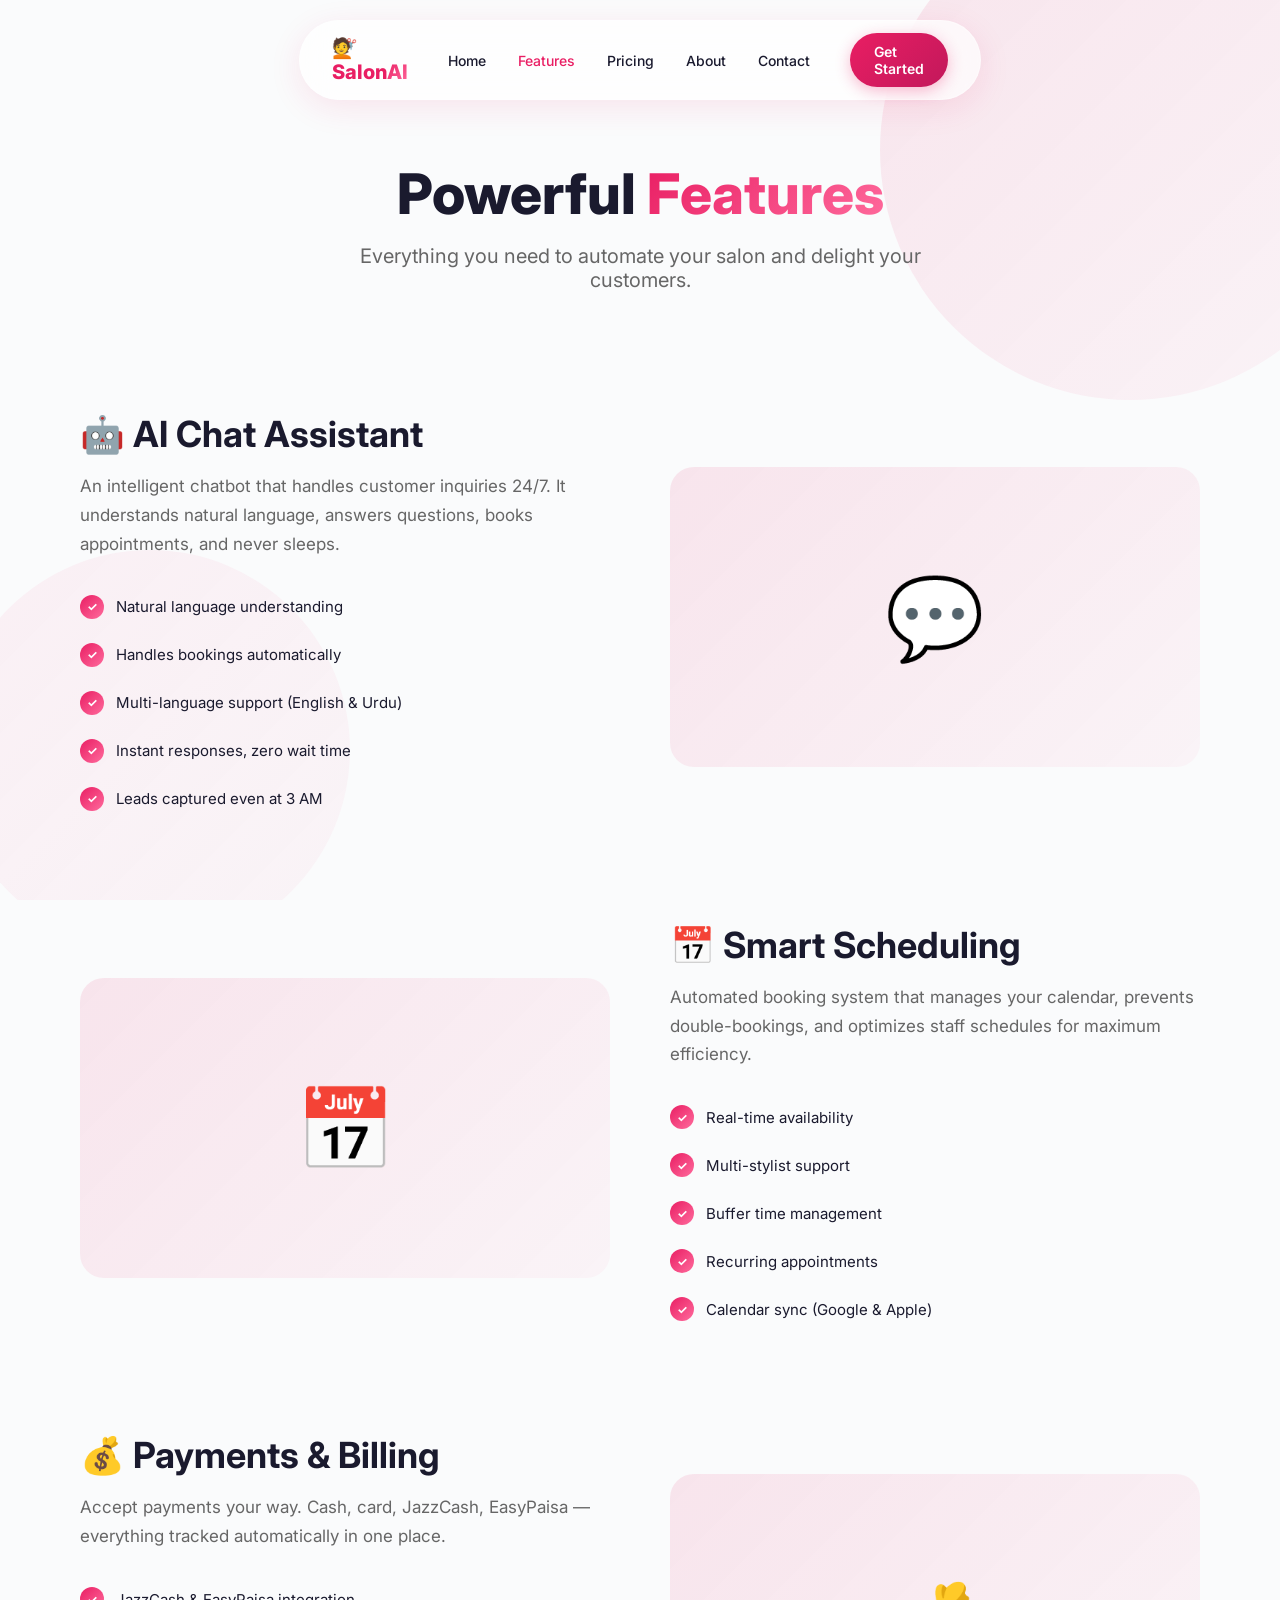
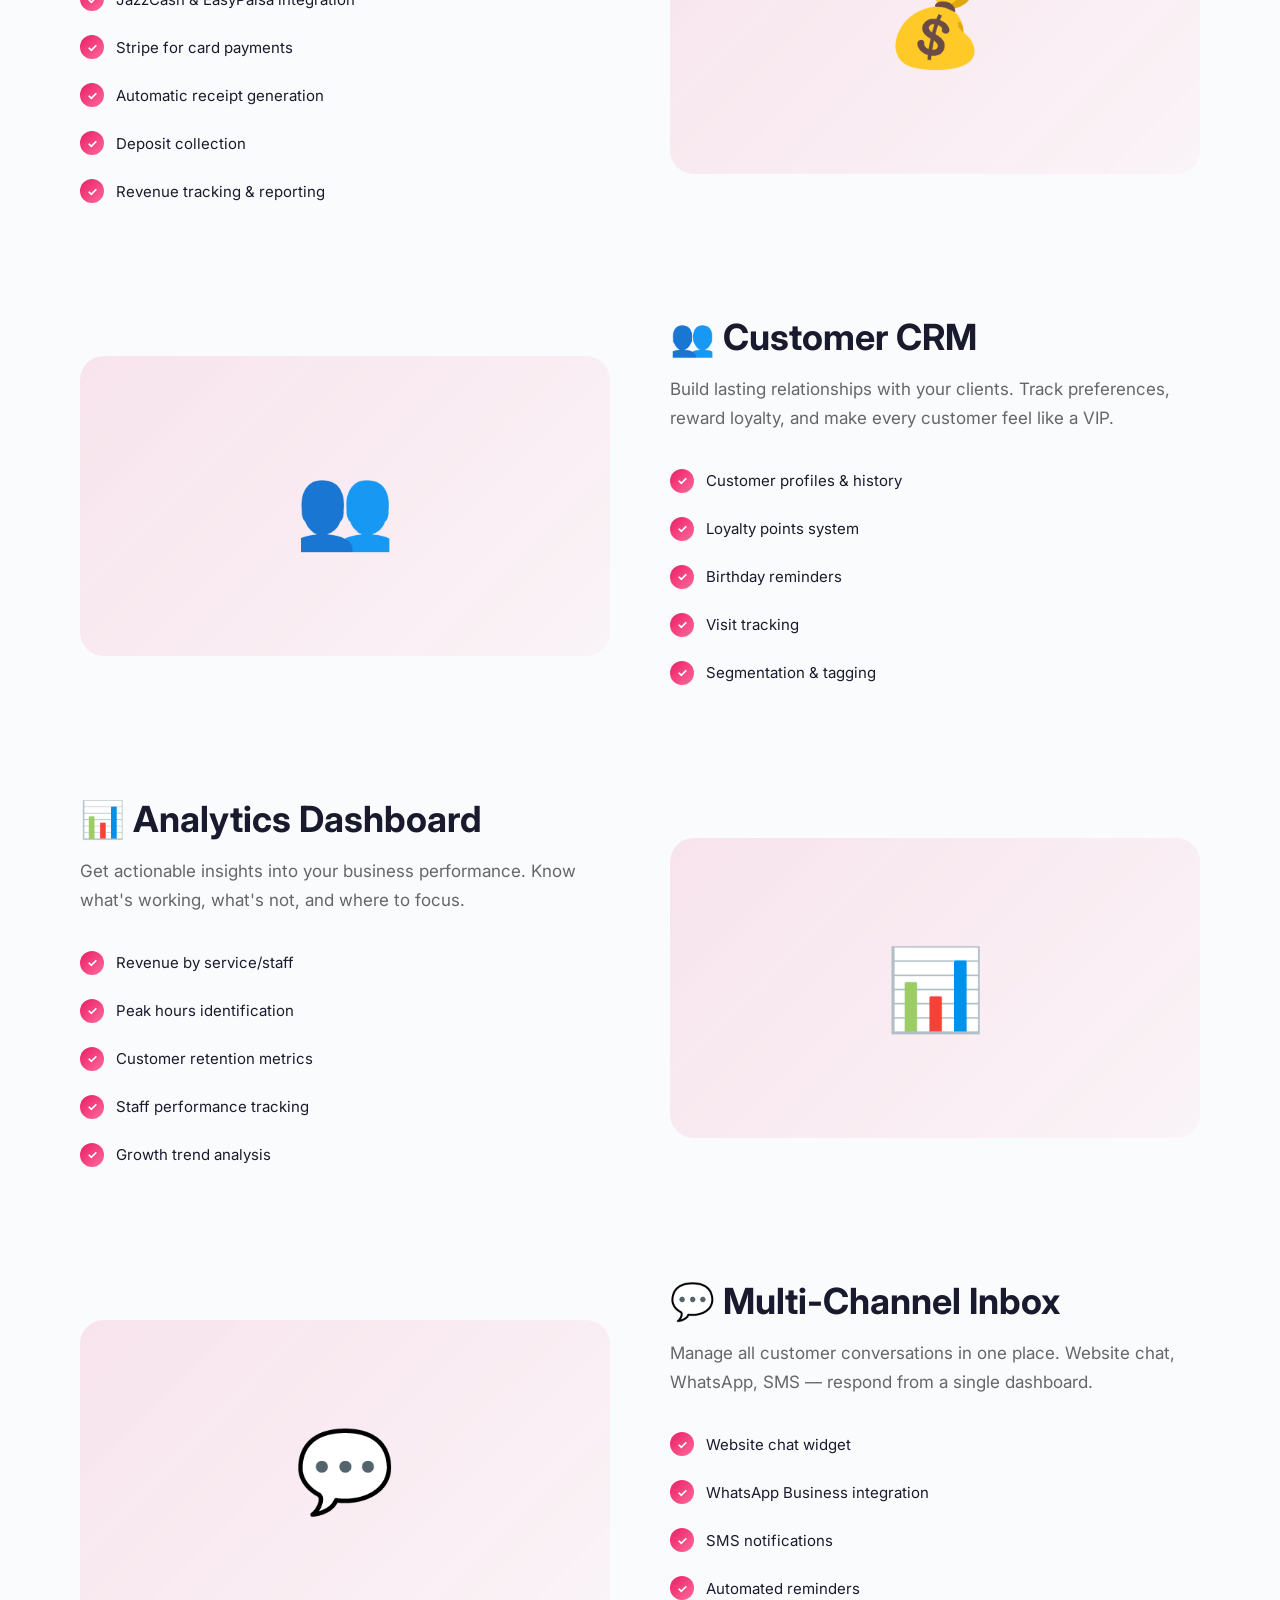
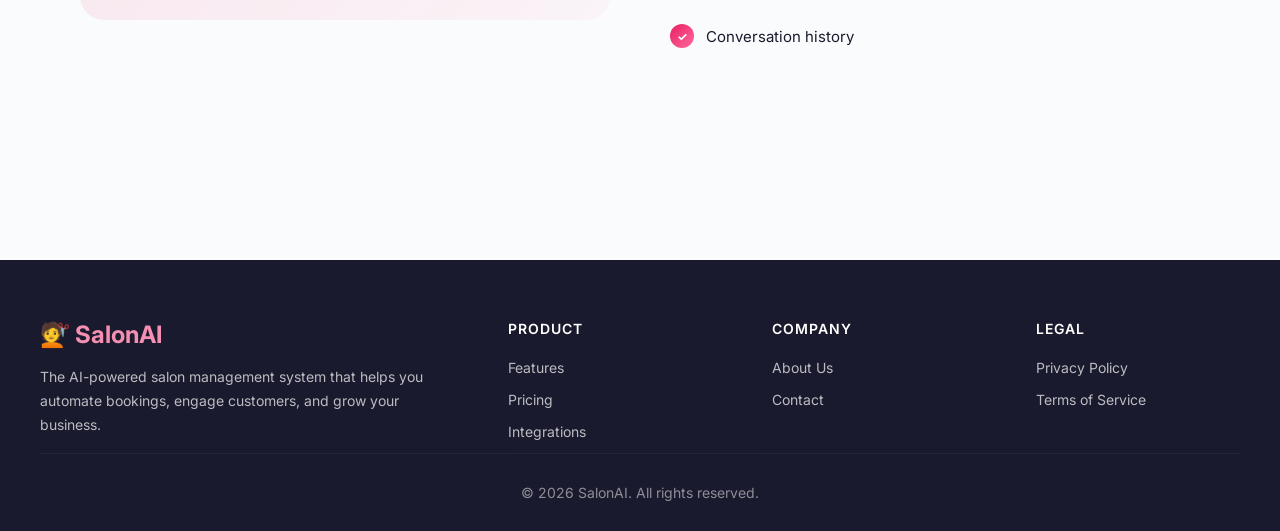
<file: public/features.html>
<!DOCTYPE html>
<html lang="en">
<head>
    <meta charset="UTF-8">
    <meta name="viewport" content="width=device-width, initial-scale=1.0">
    <title>Features - SalonAI</title>
    <link href="https://fonts.googleapis.com/css2?family=Inter:wght@300;400;500;600;700;800&display=swap" rel="stylesheet">
    <style>
        * { margin: 0; padding: 0; box-sizing: border-box; }
        :root {
            --primary: #E91E63;
            --primary-light: #F48FB1;
            --primary-dark: #C2185B;
            --accent: #FF6B9D;
            --bg: #fafbfc;
            --glass-bg: rgba(255, 255, 255, 0.7);
            --glass-border: rgba(255, 255, 255, 0.3);
            --text: #1a1a2e;
            --text-light: #666;
        }
        body {
            font-family: 'Inter', sans-serif;
            background: var(--bg);
            color: var(--text);
        }
        .bg-animation {
            position: fixed;
            top: 0; left: 0; width: 100%; height: 100%;
            z-index: -1; overflow: hidden;
        }
        .bg-animation::before {
            content: '';
            position: absolute;
            width: 500px; height: 500px;
            background: linear-gradient(135deg, rgba(233, 30, 99, 0.1), rgba(255, 107, 157, 0.05));
            border-radius: 50%;
            top: -100px; right: -100px;
            animation: float 15s ease-in-out infinite;
        }
        .bg-animation::after {
            content: '';
            position: absolute;
            width: 400px; height: 400px;
            background: linear-gradient(135deg, rgba(255, 107, 157, 0.08), rgba(233, 30, 99, 0.03));
            border-radius: 50%;
            bottom: -50px; left: -50px;
            animation: float 12s ease-in-out infinite reverse;
        }
        @keyframes float {
            0%, 100% { transform: translate(0, 0) scale(1); }
            50% { transform: translate(30px, 30px) scale(1.1); }
        }
        nav {
            position: fixed;
            top: 20px; left: 50%; transform: translateX(-50%);
            background: var(--glass-bg);
            backdrop-filter: blur(20px);
            -webkit-backdrop-filter: blur(20px);
            border: 1px solid var(--glass-border);
            border-radius: 100px;
            padding: 12px 32px;
            display: flex; align-items: center; gap: 40px;
            z-index: 1000;
            box-shadow: 0 8px 32px rgba(233, 30, 99, 0.1);
        }
        .logo { font-weight: 800; font-size: 20px; color: var(--primary); text-decoration: none; }
        .logo span { background: linear-gradient(135deg, var(--primary), var(--accent)); -webkit-background-clip: text; -webkit-text-fill-color: transparent; }
        .nav-links { display: flex; gap: 32px; list-style: none; }
        .nav-links a { text-decoration: none; color: var(--text); font-weight: 500; font-size: 14px; transition: color 0.3s; }
        .nav-links a:hover, .nav-links a.active { color: var(--primary); }
        .nav-cta {
            background: linear-gradient(135deg, var(--primary), var(--primary-dark));
            color: white; padding: 10px 24px; border-radius: 100px;
            text-decoration: none; font-weight: 600; font-size: 14px;
            box-shadow: 0 4px 15px rgba(233, 30, 99, 0.3);
        }
        .page-header {
            padding: 160px 40px 80px;
            text-align: center;
        }
        .page-header h1 {
            font-size: 56px; font-weight: 800; margin-bottom: 16px;
        }
        .page-header h1 span {
            background: linear-gradient(135deg, var(--primary), var(--accent));
            -webkit-background-clip: text; -webkit-text-fill-color: transparent;
        }
        .page-header p { font-size: 20px; color: var(--text-light); max-width: 600px; margin: 0 auto; }
        .features-section {
            padding: 40px 40px 100px;
            max-width: 1200px; margin: 0 auto;
        }
        .feature-row {
            display: grid; grid-template-columns: 1fr 1fr; gap: 60px;
            align-items: center; margin-bottom: 100px;
        }
        .feature-row.reverse { direction: rtl; }
        .feature-row.reverse > * { direction: ltr; }
        .feature-content h2 {
            font-size: 36px; font-weight: 700; margin-bottom: 16px;
        }
        .feature-content p { font-size: 17px; color: var(--text-light); line-height: 1.7; margin-bottom: 24px; }
        .feature-list { list-style: none; }
        .feature-list li {
            padding: 12px 0; display: flex; align-items: center; gap: 12px;
            font-size: 15px;
        }
        .feature-list li::before {
            content: '✓'; width: 24px; height: 24px;
            background: linear-gradient(135deg, var(--primary), var(--accent));
            color: white; border-radius: 50%; display: flex;
            align-items: center; justify-content: center; font-size: 12px; font-weight: 700;
        }
        .feature-visual {
            background: linear-gradient(135deg, rgba(233, 30, 99, 0.1), rgba(255, 107, 157, 0.05));
            border-radius: 24px; padding: 48px;
            display: flex; align-items: center; justify-content: center;
            font-size: 80px; min-height: 300px;
        }
        .glass-card {
            background: var(--glass-bg);
            backdrop-filter: blur(20px);
            -webkit-backdrop-filter: blur(20px);
            border: 1px solid var(--glass-border);
            border-radius: 24px; padding: 32px;
        }
        footer {
            background: #1a1a2e; color: white; padding: 60px 40px 30px;
        }
        .footer-content {
            max-width: 1200px; margin: 0 auto;
            display: grid; grid-template-columns: 2fr 1fr 1fr 1fr; gap: 60px;
        }
        .footer-brand h3 { font-size: 24px; font-weight: 700; margin-bottom: 16px; color: var(--primary-light); }
        .footer-brand p { font-size: 14px; opacity: 0.7; line-height: 1.7; }
        .footer-links h4 { font-size: 14px; font-weight: 600; margin-bottom: 20px; text-transform: uppercase; letter-spacing: 1px; }
        .footer-links ul { list-style: none; }
        .footer-links li { margin-bottom: 12px; }
        .footer-links a { color: white; text-decoration: none; font-size: 14px; opacity: 0.7; }
        .footer-links a:hover { opacity: 1; }
        .footer-bottom {
            max-width: 1200px; margin: 0 auto;
            padding-top: 30px; border-top: 1px solid rgba(255, 255, 255, 0.1);
            text-align: center; font-size: 14px; opacity: 0.5;
        }
        @media (max-width: 768px) {
            .feature-row, .feature-row.reverse { grid-template-columns: 1fr; direction: ltr; }
            nav { padding: 10px 20px; gap: 16px; }
            .nav-links { display: none; }
            .page-header h1 { font-size: 36px; }
            .footer-content { grid-template-columns: 1fr; gap: 40px; }
        }
    </style>
</head>
<body>
    <div class="bg-animation"></div>
    
    <nav>
        <a href="index.html" class="logo">💇 Salon<span>AI</span></a>
        <ul class="nav-links">
            <li><a href="index.html">Home</a></li>
            <li><a href="features.html" class="active">Features</a></li>
            <li><a href="pricing.html">Pricing</a></li>
            <li><a href="about.html">About</a></li>
            <li><a href="contact.html">Contact</a></li>
        </ul>
        <a href="contact.html" class="nav-cta">Get Started</a>
    </nav>
    
    <section class="page-header">
        <h1>Powerful <span>Features</span></h1>
        <p>Everything you need to automate your salon and delight your customers.</p>
    </section>
    
    <section class="features-section">
        <div class="feature-row">
            <div class="feature-content">
                <h2>🤖 AI Chat Assistant</h2>
                <p>An intelligent chatbot that handles customer inquiries 24/7. It understands natural language, answers questions, books appointments, and never sleeps.</p>
                <ul class="feature-list">
                    <li>Natural language understanding</li>
                    <li>Handles bookings automatically</li>
                    <li>Multi-language support (English & Urdu)</li>
                    <li>Instant responses, zero wait time</li>
                    <li>Leads captured even at 3 AM</li>
                </ul>
            </div>
            <div class="feature-visual">💬</div>
        </div>
        
        <div class="feature-row reverse">
            <div class="feature-content">
                <h2>📅 Smart Scheduling</h2>
                <p>Automated booking system that manages your calendar, prevents double-bookings, and optimizes staff schedules for maximum efficiency.</p>
                <ul class="feature-list">
                    <li>Real-time availability</li>
                    <li>Multi-stylist support</li>
                    <li>Buffer time management</li>
                    <li>Recurring appointments</li>
                    <li>Calendar sync (Google & Apple)</li>
                </ul>
            </div>
            <div class="feature-visual">📅</div>
        </div>
        
        <div class="feature-row">
            <div class="feature-content">
                <h2>💰 Payments & Billing</h2>
                <p>Accept payments your way. Cash, card, JazzCash, EasyPaisa — everything tracked automatically in one place.</p>
                <ul class="feature-list">
                    <li>JazzCash & EasyPaisa integration</li>
                    <li>Stripe for card payments</li>
                    <li>Automatic receipt generation</li>
                    <li>Deposit collection</li>
                    <li>Revenue tracking & reporting</li>
                </ul>
            </div>
            <div class="feature-visual">💰</div>
        </div>
        
        <div class="feature-row reverse">
            <div class="feature-content">
                <h2>👥 Customer CRM</h2>
                <p>Build lasting relationships with your clients. Track preferences, reward loyalty, and make every customer feel like a VIP.</p>
                <ul class="feature-list">
                    <li>Customer profiles & history</li>
                    <li>Loyalty points system</li>
                    <li>Birthday reminders</li>
                    <li>Visit tracking</li>
                    <li>Segmentation & tagging</li>
                </ul>
            </div>
            <div class="feature-visual">👥</div>
        </div>
        
        <div class="feature-row">
            <div class="feature-content">
                <h2>📊 Analytics Dashboard</h2>
                <p>Get actionable insights into your business performance. Know what's working, what's not, and where to focus.</p>
                <ul class="feature-list">
                    <li>Revenue by service/staff</li>
                    <li>Peak hours identification</li>
                    <li>Customer retention metrics</li>
                    <li>Staff performance tracking</li>
                    <li>Growth trend analysis</li>
                </ul>
            </div>
            <div class="feature-visual">📊</div>
        </div>
        
        <div class="feature-row reverse">
            <div class="feature-content">
                <h2>💬 Multi-Channel Inbox</h2>
                <p>Manage all customer conversations in one place. Website chat, WhatsApp, SMS — respond from a single dashboard.</p>
                <ul class="feature-list">
                    <li>Website chat widget</li>
                    <li>WhatsApp Business integration</li>
                    <li>SMS notifications</li>
                    <li>Automated reminders</li>
                    <li>Conversation history</li>
                </ul>
            </div>
            <div class="feature-visual">💬</div>
        </div>
    </section>
    
    <footer>
        <div class="footer-content">
            <div class="footer-brand">
                <h3>💇 SalonAI</h3>
                <p>The AI-powered salon management system that helps you automate bookings, engage customers, and grow your business.</p>
            </div>
            <div class="footer-links">
                <h4>Product</h4>
                <ul>
                    <li><a href="features.html">Features</a></li>
                    <li><a href="pricing.html">Pricing</a></li>
                    <li><a href="#">Integrations</a></li>
                </ul>
            </div>
            <div class="footer-links">
                <h4>Company</h4>
                <ul>
                    <li><a href="about.html">About Us</a></li>
                    <li><a href="contact.html">Contact</a></li>
                </ul>
            </div>
            <div class="footer-links">
                <h4>Legal</h4>
                <ul>
                    <li><a href="#">Privacy Policy</a></li>
                    <li><a href="#">Terms of Service</a></li>
                </ul>
            </div>
        </div>
        <div class="footer-bottom">© 2026 SalonAI. All rights reserved.</div>
    </footer>
</body>
</html>
</file>
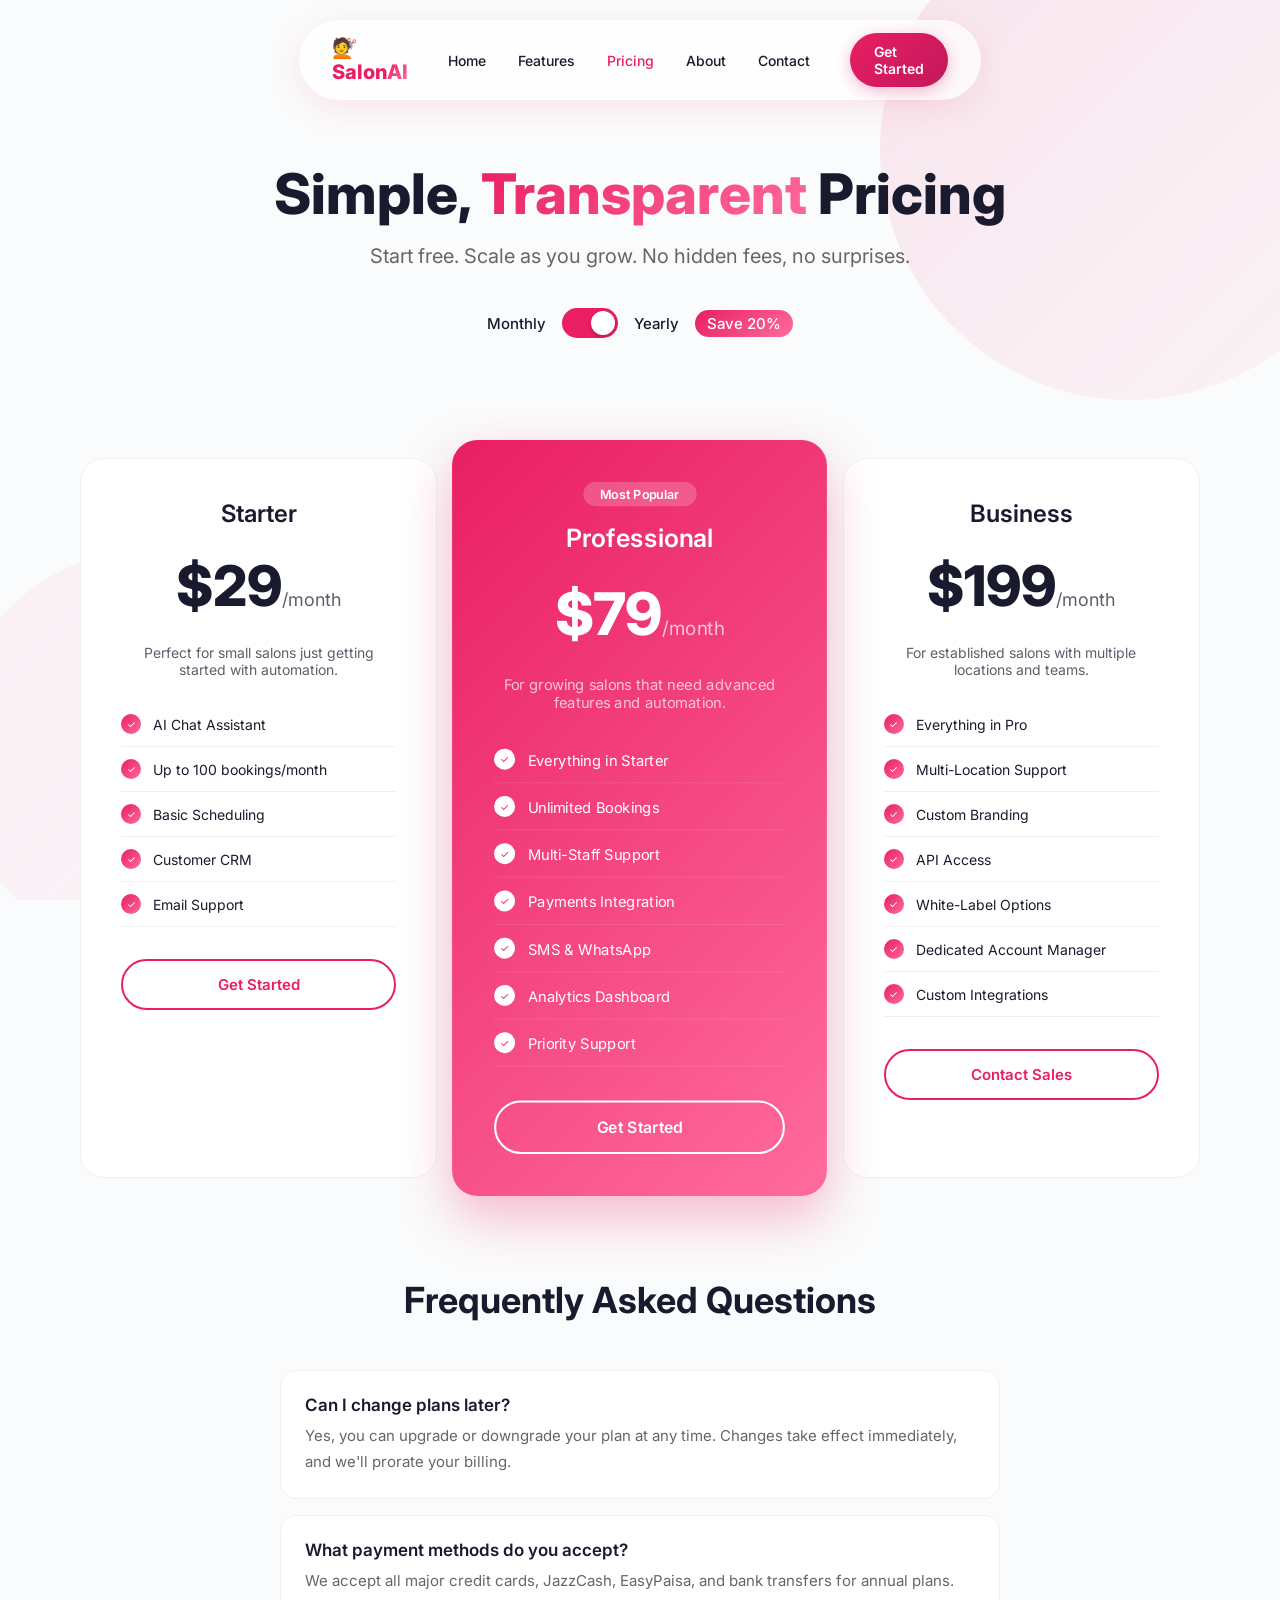
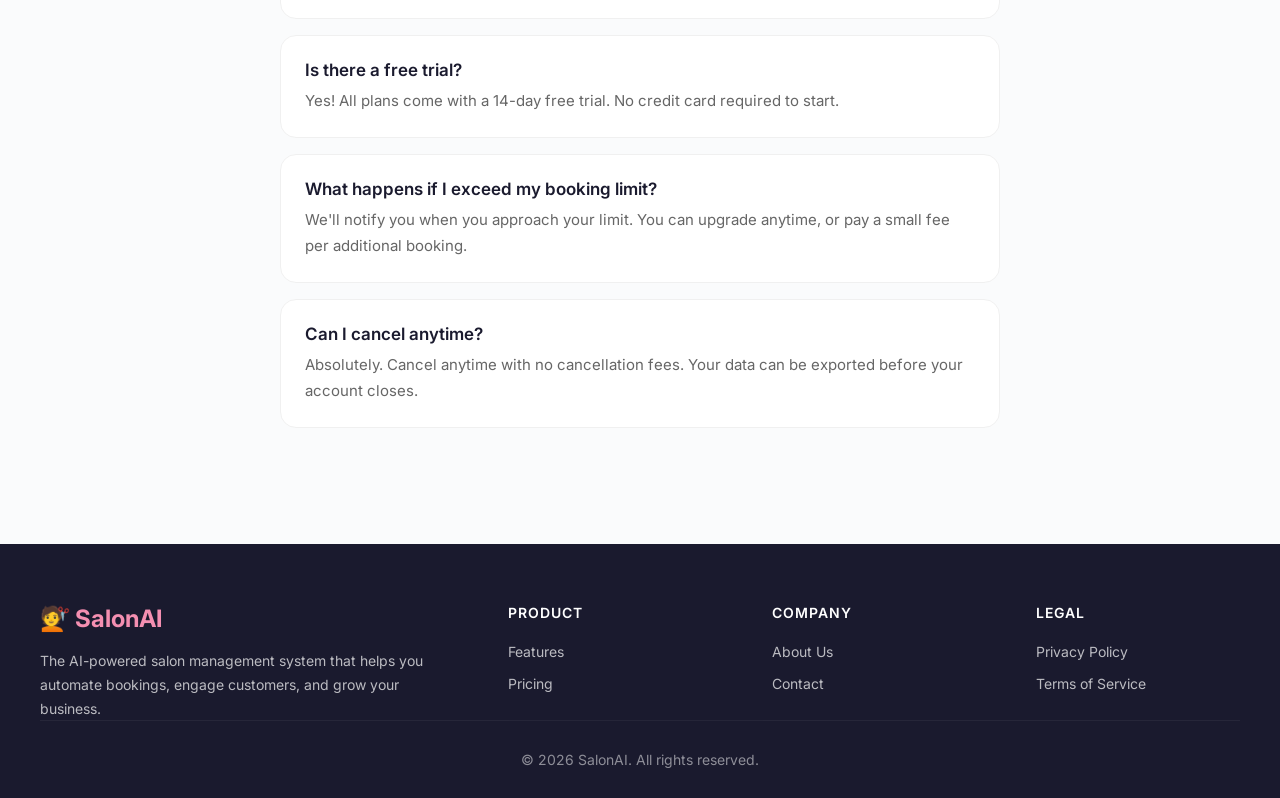
<file: public/pricing.html>
<!DOCTYPE html>
<html lang="en">
<head>
    <meta charset="UTF-8">
    <meta name="viewport" content="width=device-width, initial-scale=1.0">
    <title>Pricing - SalonAI</title>
    <link href="https://fonts.googleapis.com/css2?family=Inter:wght@300;400;500;600;700;800&display=swap" rel="stylesheet">
    <style>
        * { margin: 0; padding: 0; box-sizing: border-box; }
        :root {
            --primary: #E91E63;
            --primary-light: #F48FB1;
            --primary-dark: #C2185B;
            --accent: #FF6B9D;
            --bg: #fafbfc;
            --glass-bg: rgba(255, 255, 255, 0.7);
            --glass-border: rgba(255, 255, 255, 0.3);
            --text: #1a1a2e;
            --text-light: #666;
        }
        body { font-family: 'Inter', sans-serif; background: var(--bg); color: var(--text); }
        .bg-animation { position: fixed; top: 0; left: 0; width: 100%; height: 100%; z-index: -1; overflow: hidden; }
        .bg-animation::before { content: ''; position: absolute; width: 500px; height: 500px; background: linear-gradient(135deg, rgba(233, 30, 99, 0.1), rgba(255, 107, 157, 0.05)); border-radius: 50%; top: -100px; right: -100px; animation: float 15s ease-in-out infinite; }
        .bg-animation::after { content: ''; position: absolute; width: 400px; height: 400px; background: linear-gradient(135deg, rgba(255, 107, 157, 0.08), rgba(233, 30, 99, 0.03)); border-radius: 50%; bottom: -50px; left: -50px; animation: float 12s ease-in-out infinite reverse; }
        @keyframes float { 0%, 100% { transform: translate(0, 0) scale(1); } 50% { transform: translate(30px, 30px) scale(1.1); } }
        nav { position: fixed; top: 20px; left: 50%; transform: translateX(-50%); background: var(--glass-bg); backdrop-filter: blur(20px); -webkit-backdrop-filter: blur(20px); border: 1px solid var(--glass-border); border-radius: 100px; padding: 12px 32px; display: flex; align-items: center; gap: 40px; z-index: 1000; box-shadow: 0 8px 32px rgba(233, 30, 99, 0.1); }
        .logo { font-weight: 800; font-size: 20px; color: var(--primary); text-decoration: none; }
        .logo span { background: linear-gradient(135deg, var(--primary), var(--accent)); -webkit-background-clip: text; -webkit-text-fill-color: transparent; }
        .nav-links { display: flex; gap: 32px; list-style: none; }
        .nav-links a { text-decoration: none; color: var(--text); font-weight: 500; font-size: 14px; transition: color 0.3s; }
        .nav-links a:hover, .nav-links a.active { color: var(--primary); }
        .nav-cta { background: linear-gradient(135deg, var(--primary), var(--primary-dark)); color: white; padding: 10px 24px; border-radius: 100px; text-decoration: none; font-weight: 600; font-size: 14px; box-shadow: 0 4px 15px rgba(233, 30, 99, 0.3); }
        .page-header { padding: 160px 40px 60px; text-align: center; }
        .page-header h1 { font-size: 56px; font-weight: 800; margin-bottom: 16px; }
        .page-header h1 span { background: linear-gradient(135deg, var(--primary), var(--accent)); -webkit-background-clip: text; -webkit-text-fill-color: transparent; }
        .page-header p { font-size: 20px; color: var(--text-light); max-width: 600px; margin: 0 auto 40px; }
        .pricing-toggle { display: flex; align-items: center; justify-content: center; gap: 16px; margin-bottom: 60px; }
        .pricing-toggle span { font-weight: 500; font-size: 15px; }
        .toggle-switch { width: 56px; height: 30px; background: #e0e0e0; border-radius: 100px; position: relative; cursor: pointer; transition: background 0.3s; }
        .toggle-switch.active { background: var(--primary); }
        .toggle-switch::after { content: ''; position: absolute; width: 24px; height: 24px; background: white; border-radius: 50%; top: 3px; left: 3px; transition: transform 0.3s; box-shadow: 0 2px 4px rgba(0,0,0,0.2); }
        .toggle-switch.active::after { transform: translateX(26px); }
        .save-badge { background: linear-gradient(135deg, var(--primary), var(--accent)); color: white; padding: 4px 12px; border-radius: 100px; font-size: 12px; font-weight: 600; }
        .pricing-section { padding: 0 40px 100px; max-width: 1200px; margin: 0 auto; }
        .pricing-grid { display: grid; grid-template-columns: repeat(3, 1fr); gap: 24px; }
        .pricing-card { background: white; border-radius: 24px; padding: 40px; text-align: center; border: 1px solid #f0f0f0; transition: all 0.3s; }
        .pricing-card:hover { transform: translateY(-8px); box-shadow: 0 20px 50px rgba(233, 30, 99, 0.15); }
        .pricing-card.popular { background: linear-gradient(135deg, var(--primary), var(--accent)); color: white; transform: scale(1.05); border: none; box-shadow: 0 20px 50px rgba(233, 30, 99, 0.3); }
        .pricing-card.popular:hover { transform: scale(1.05) translateY(-8px); }
        .popular-badge { display: inline-block; background: rgba(255,255,255,0.2); padding: 4px 16px; border-radius: 100px; font-size: 12px; font-weight: 600; margin-bottom: 16px; }
        .pricing-card h3 { font-size: 24px; font-weight: 600; margin-bottom: 8px; }
        .pricing-card .price { font-size: 56px; font-weight: 800; margin: 24px 0; }
        .pricing-card .price span { font-size: 18px; font-weight: 400; opacity: 0.7; }
        .pricing-card.popular .price { color: white; }
        .pricing-card .description { font-size: 14px; opacity: 0.7; margin-bottom: 24px; }
        .pricing-features { list-style: none; text-align: left; margin-bottom: 32px; }
        .pricing-features li { padding: 12px 0; border-bottom: 1px solid rgba(255,255,255,0.1); font-size: 14px; display: flex; align-items: center; gap: 12px; }
        .pricing-card:not(.popular) .pricing-features li { border-color: #f0f0f0; }
        .pricing-features li::before { content: '✓'; width: 20px; height: 20px; background: linear-gradient(135deg, var(--primary), var(--accent)); color: white; border-radius: 50%; display: flex; align-items: center; justify-content: center; font-size: 10px; flex-shrink: 0; }
        .pricing-card.popular .pricing-features li::before { background: white; color: var(--primary); }
        .btn-pricing { display: block; width: 100%; padding: 14px 24px; border-radius: 100px; font-weight: 600; font-size: 15px; text-decoration: none; transition: all 0.3s; text-align: center; }
        .btn-pricing.primary { background: white; color: var(--primary); }
        .btn-pricing.outline { background: transparent; border: 2px solid var(--primary); color: var(--primary); }
        .btn-pricing.outline:hover { background: var(--primary); color: white; }
        .pricing-card.popular .btn-pricing.outline { border-color: white; color: white; }
        .pricing-card.popular .btn-pricing.outline:hover { background: white; color: var(--primary); }
        .faq-section { padding: 0 40px 100px; max-width: 800px; margin: 0 auto; }
        .faq-section h2 { text-align: center; font-size: 36px; font-weight: 700; margin-bottom: 48px; }
        .faq-item { background: white; border-radius: 16px; padding: 24px; margin-bottom: 16px; border: 1px solid #f0f0f0; }
        .faq-item h4 { font-size: 17px; font-weight: 600; margin-bottom: 8px; }
        .faq-item p { color: var(--text-light); font-size: 15px; line-height: 1.7; }
        footer { background: #1a1a2e; color: white; padding: 60px 40px 30px; }
        .footer-content { max-width: 1200px; margin: 0 auto; display: grid; grid-template-columns: 2fr 1fr 1fr 1fr; gap: 60px; }
        .footer-brand h3 { font-size: 24px; font-weight: 700; margin-bottom: 16px; color: var(--primary-light); }
        .footer-brand p { font-size: 14px; opacity: 0.7; line-height: 1.7; }
        .footer-links h4 { font-size: 14px; font-weight: 600; margin-bottom: 20px; text-transform: uppercase; letter-spacing: 1px; }
        .footer-links ul { list-style: none; }
        .footer-links li { margin-bottom: 12px; }
        .footer-links a { color: white; text-decoration: none; font-size: 14px; opacity: 0.7; }
        .footer-links a:hover { opacity: 1; }
        .footer-bottom { max-width: 1200px; margin: 0 auto; padding-top: 30px; border-top: 1px solid rgba(255, 255, 255, 0.1); text-align: center; font-size: 14px; opacity: 0.5; }
        @media (max-width: 1024px) { .pricing-grid { grid-template-columns: 1fr; max-width: 400px; margin: 0 auto; } .pricing-card.popular { transform: none; } .pricing-card.popular:hover { transform: translateY(-8px); } }
        @media (max-width: 768px) { nav { padding: 10px 20px; gap: 16px; } .nav-links { display: none; } .page-header h1 { font-size: 36px; } .footer-content { grid-template-columns: 1fr; gap: 40px; } }
    </style>
</head>
<body>
    <div class="bg-animation"></div>
    
    <nav>
        <a href="index.html" class="logo">💇 Salon<span>AI</span></a>
        <ul class="nav-links">
            <li><a href="index.html">Home</a></li>
            <li><a href="features.html">Features</a></li>
            <li><a href="pricing.html" class="active">Pricing</a></li>
            <li><a href="about.html">About</a></li>
            <li><a href="contact.html">Contact</a></li>
        </ul>
        <a href="contact.html" class="nav-cta">Get Started</a>
    </nav>
    
    <section class="page-header">
        <h1>Simple, <span>Transparent</span> Pricing</h1>
        <p>Start free. Scale as you grow. No hidden fees, no surprises.</p>
        <div class="pricing-toggle">
            <span>Monthly</span>
            <div class="toggle-switch active" onclick="this.classList.toggle('active')"></div>
            <span>Yearly</span>
            <span class="save-badge">Save 20%</span>
        </div>
    </section>
    
    <section class="pricing-section">
        <div class="pricing-grid">
            <div class="pricing-card">
                <h3>Starter</h3>
                <div class="price">$29<span>/month</span></div>
                <p class="description">Perfect for small salons just getting started with automation.</p>
                <ul class="pricing-features">
                    <li>AI Chat Assistant</li>
                    <li>Up to 100 bookings/month</li>
                    <li>Basic Scheduling</li>
                    <li>Customer CRM</li>
                    <li>Email Support</li>
                </ul>
                <a href="contact.html" class="btn-pricing outline">Get Started</a>
            </div>
            
            <div class="pricing-card popular">
                <span class="popular-badge">Most Popular</span>
                <h3>Professional</h3>
                <div class="price">$79<span>/month</span></div>
                <p class="description">For growing salons that need advanced features and automation.</p>
                <ul class="pricing-features">
                    <li>Everything in Starter</li>
                    <li>Unlimited Bookings</li>
                    <li>Multi-Staff Support</li>
                    <li>Payments Integration</li>
                    <li>SMS & WhatsApp</li>
                    <li>Analytics Dashboard</li>
                    <li>Priority Support</li>
                </ul>
                <a href="contact.html" class="btn-pricing outline">Get Started</a>
            </div>
            
            <div class="pricing-card">
                <h3>Business</h3>
                <div class="price">$199<span>/month</span></div>
                <p class="description">For established salons with multiple locations and teams.</p>
                <ul class="pricing-features">
                    <li>Everything in Pro</li>
                    <li>Multi-Location Support</li>
                    <li>Custom Branding</li>
                    <li>API Access</li>
                    <li>White-Label Options</li>
                    <li>Dedicated Account Manager</li>
                    <li>Custom Integrations</li>
                </ul>
                <a href="contact.html" class="btn-pricing outline">Contact Sales</a>
            </div>
        </div>
    </section>
    
    <section class="faq-section">
        <h2>Frequently Asked Questions</h2>
        <div class="faq-item">
            <h4>Can I change plans later?</h4>
            <p>Yes, you can upgrade or downgrade your plan at any time. Changes take effect immediately, and we'll prorate your billing.</p>
        </div>
        <div class="faq-item">
            <h4>What payment methods do you accept?</h4>
            <p>We accept all major credit cards, JazzCash, EasyPaisa, and bank transfers for annual plans.</p>
        </div>
        <div class="faq-item">
            <h4>Is there a free trial?</h4>
            <p>Yes! All plans come with a 14-day free trial. No credit card required to start.</p>
        </div>
        <div class="faq-item">
            <h4>What happens if I exceed my booking limit?</h4>
            <p>We'll notify you when you approach your limit. You can upgrade anytime, or pay a small fee per additional booking.</p>
        </div>
        <div class="faq-item">
            <h4>Can I cancel anytime?</h4>
            <p>Absolutely. Cancel anytime with no cancellation fees. Your data can be exported before your account closes.</p>
        </div>
    </section>
    
    <footer>
        <div class="footer-content">
            <div class="footer-brand">
                <h3>💇 SalonAI</h3>
                <p>The AI-powered salon management system that helps you automate bookings, engage customers, and grow your business.</p>
            </div>
            <div class="footer-links">
                <h4>Product</h4>
                <ul>
                    <li><a href="features.html">Features</a></li>
                    <li><a href="pricing.html">Pricing</a></li>
                </ul>
            </div>
            <div class="footer-links">
                <h4>Company</h4>
                <ul>
                    <li><a href="about.html">About Us</a></li>
                    <li><a href="contact.html">Contact</a></li>
                </ul>
            </div>
            <div class="footer-links">
                <h4>Legal</h4>
                <ul>
                    <li><a href="#">Privacy Policy</a></li>
                    <li><a href="#">Terms of Service</a></li>
                </ul>
            </div>
        </div>
        <div class="footer-bottom">© 2026 SalonAI. All rights reserved.</div>
    </footer>
</body>
</html>
</file>
